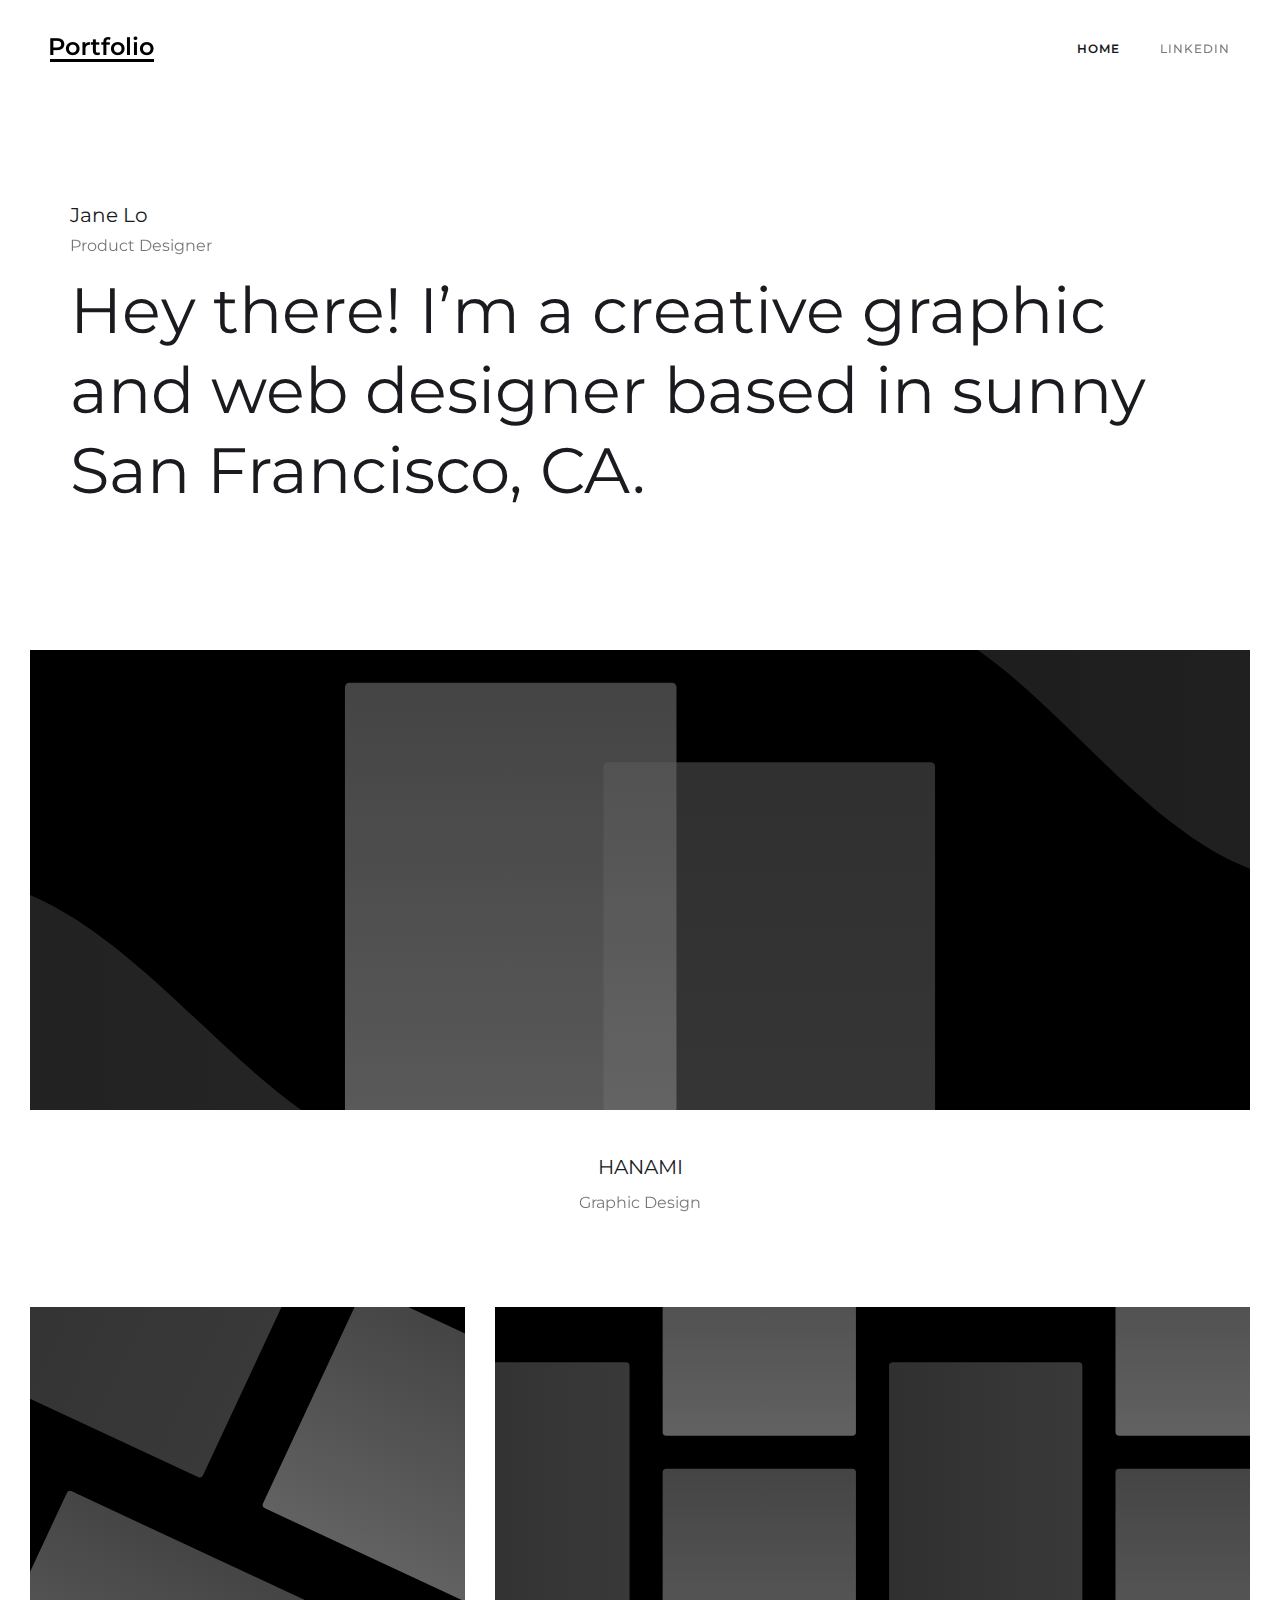
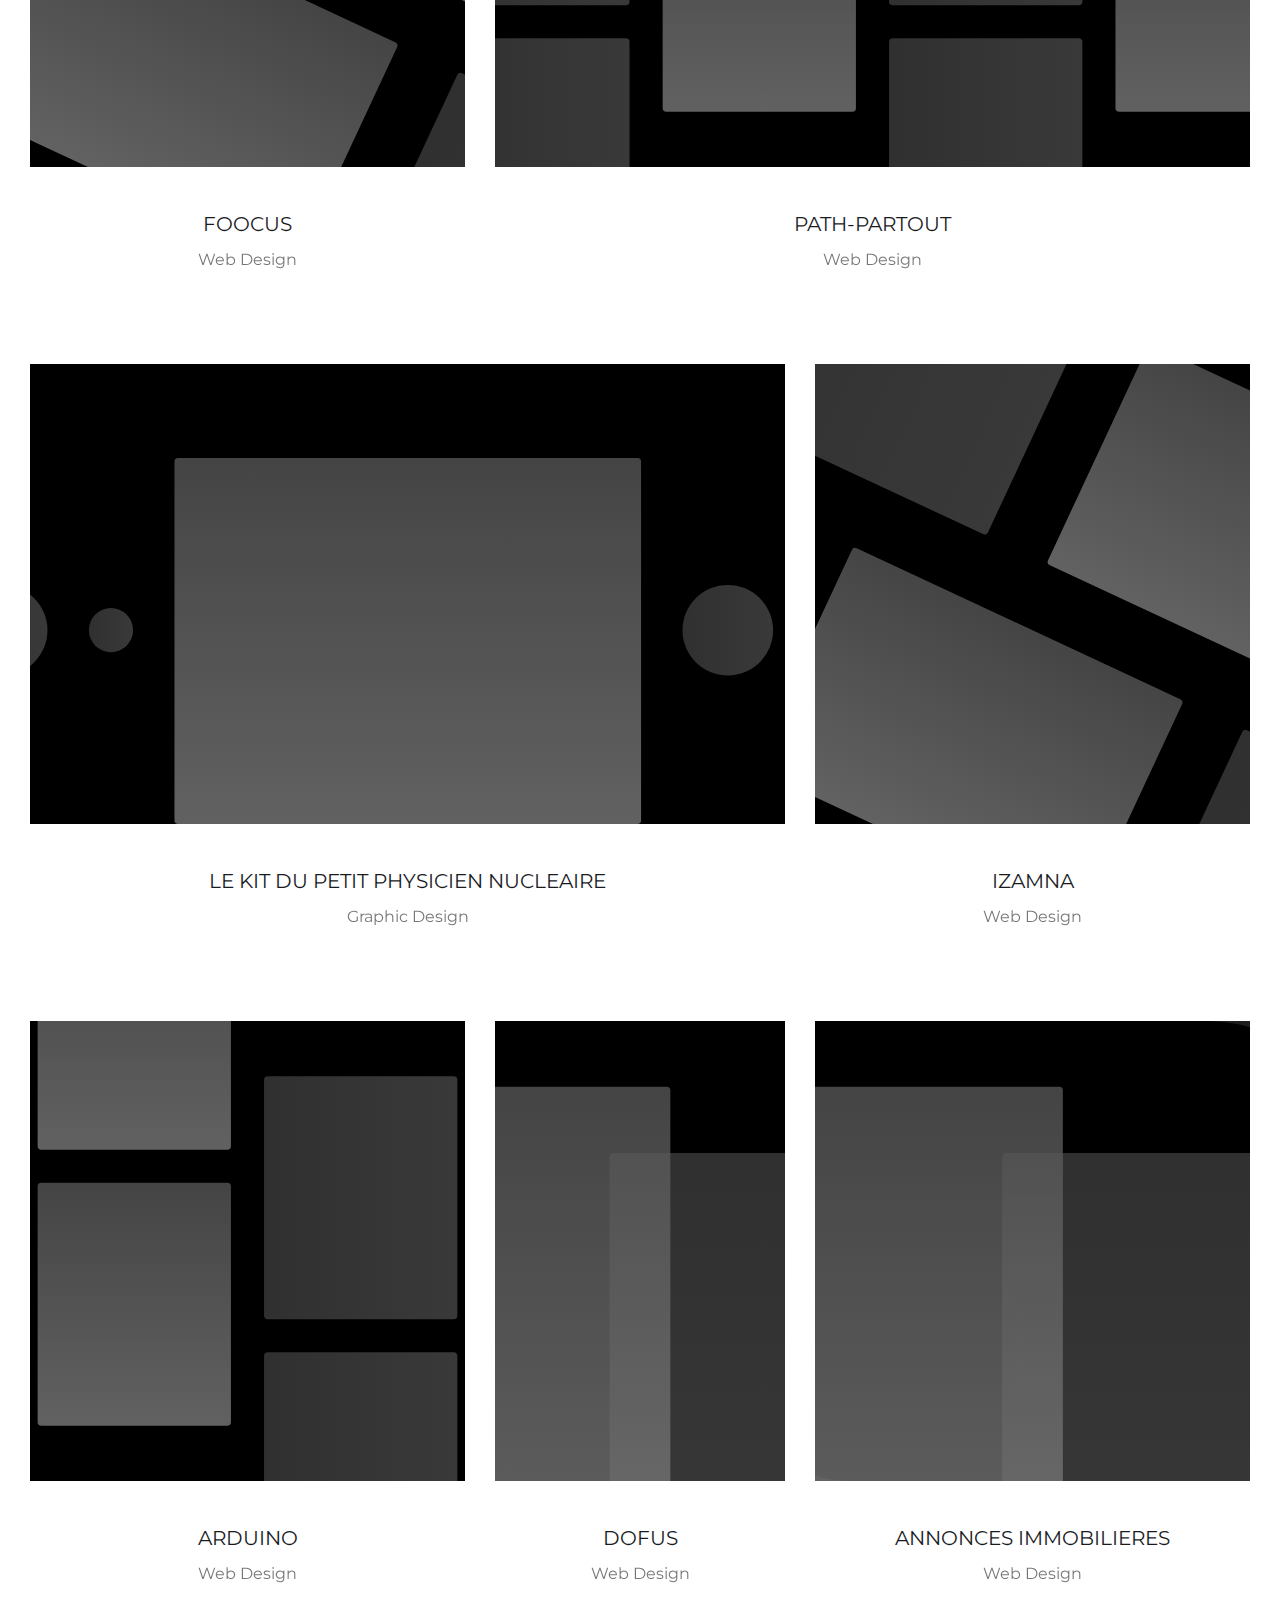
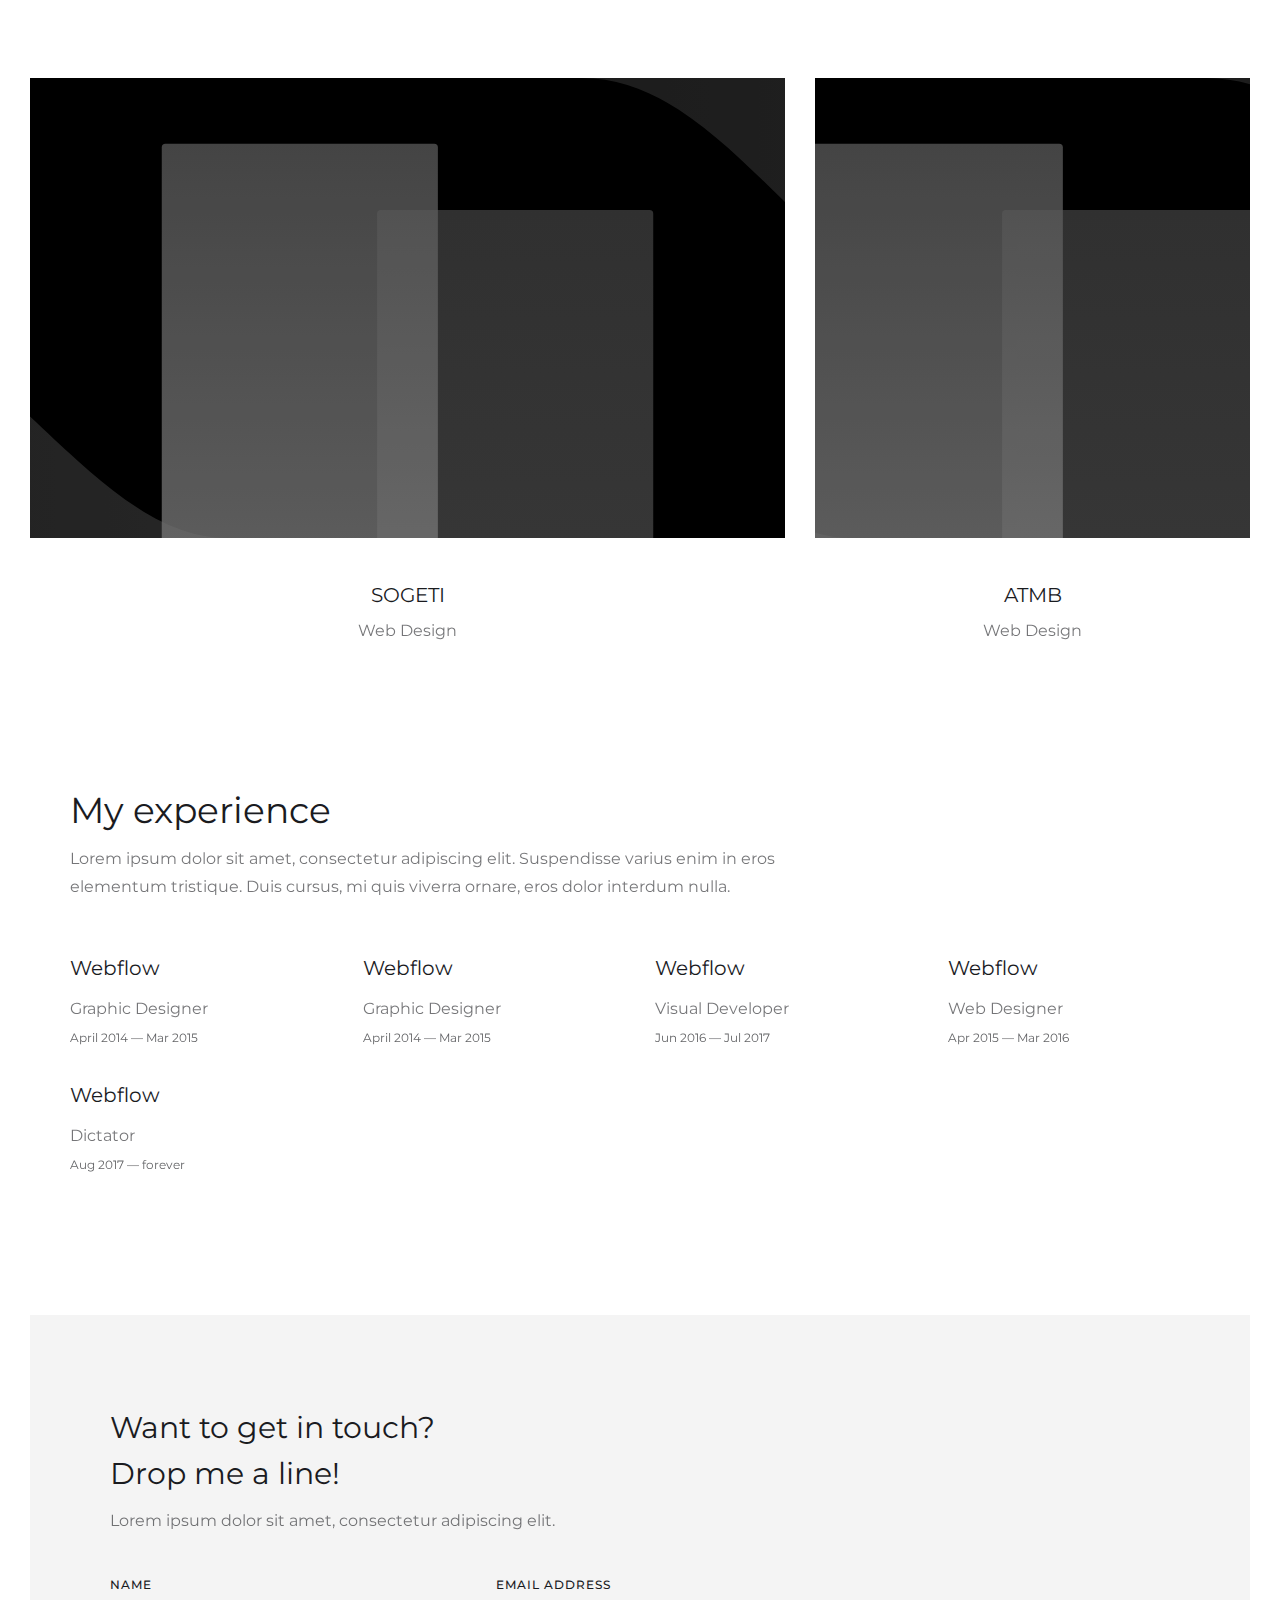
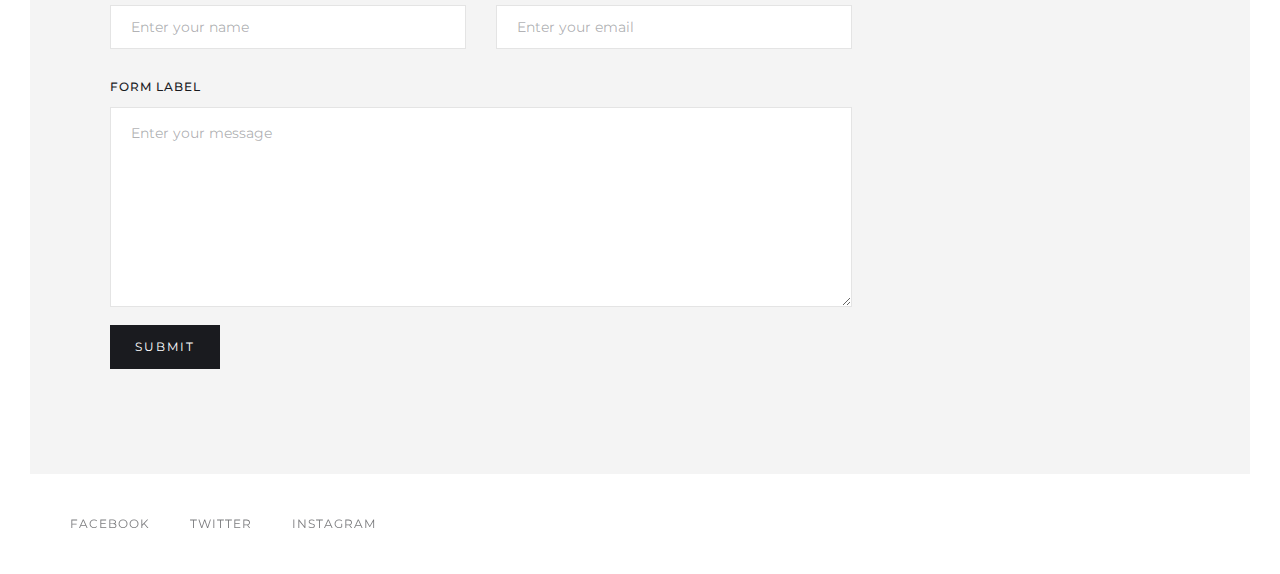
<file: index.htm>
﻿<!DOCTYPE html>
<html data-wf-site="content">

<head>
    <meta charset="utf-8">
    <title>Portfolio - Webflow HTML website template</title>

    <meta content="width=device-width, initial-scale=1" name="viewport">
    <link href="content/css/vapie-portfolio.565fb8000.css" rel="stylesheet" type="text/css">
    <link href="content/js/main.js" rel="stylesheet" type="script/js">
    <link href="https://fonts.googleapis.com" rel="preconnect">
    <link href="https://fonts.gstatic.com" rel="preconnect" crossorigin="anonymous">
    <script src="ajax/libs/webfont/1.6.26/webfont.js" type="text/javascript"></script>
    <script
        type="text/javascript">WebFont.load({ google: { families: ["Montserrat:100,100italic,200,200italic,300,300italic,400,400italic,500,500italic,600,600italic,700,700italic,800,800italic,900,900italic"] } });</script>
    <script
        type="text/javascript">!function (o, c) { var n = c.documentElement, t = " w-mod-"; n.className += t + "js", ("ontouchstart" in o || o.DocumentTouch && c instanceof DocumentTouch) && (n.className += t + "touch") }(window, document);</script>
    <link href="img/favicon.ico" rel="shortcut icon" type="image/x-icon">
    <link href="img/webclip.png" rel="apple-touch-icon">
    <script src="js/jquery.js" type="text/javascript" crossorigin="anonymous"></script>

</head>

<body>
    <!-- projet 1 modal -->
    <div id="modalProj1" class="modal">

        <!-- Modal content -->
        <div class="modal-content">
            <span class="close">&times;</span>
            <div id="proj1"></div>
        </div>

    </div>

    <div id="modalProj2" class="modal">

        <!-- Modal content -->
        <div class="modal-content">
            <span class="close">&times;</span>
            <div id="proj2"></div>
        </div>

    </div>

    <div id="modalProj3" class="modal">

        <!-- Modal content -->
        <div class="modal-content">
            <span class="close">&times;</span>
            <div id="proj3"></div>
        </div>

    </div>

    <div id="modalProj4" class="modal">

        <!-- Modal content -->
        <div class="modal-content">
            <span class="close">&times;</span>
            <div id="proj4"></div>
        </div>

    </div>

    <div id="modalProj5" class="modal">

        <!-- Modal content -->
        <div class="modal-content">
            <span class="close">&times;</span>
            <div id="proj5"></div>
        </div>

    </div>
    <div id="modalProj6" class="modal">

        <!-- Modal content -->
        <div class="modal-content">
            <span class="close">&times;</span>
            <div id="proj6"></div>
        </div>

    </div>
    <div id="modalProj7" class="modal">

        <!-- Modal content -->
        <div class="modal-content">
            <span class="close">&times;</span>
            <div id="proj7"></div>
        </div>

    </div>
    <div id="modalProj" class="modal">

        <!-- Modal content -->
        <div class="modal-content">
            <span class="close">&times;</span>
            <div id="proj8"></div>
        </div>

    </div>
    <div id="modalProj1" class="modal">

        <!-- Modal content -->
        <div class="modal-content">
            <span class="close">&times;</span>
            <div id="proj1"></div>
        </div>

    </div>
    <!-- everithing else -->
    <div id="onepage-content">
        <div data-collapse="medium" data-animation="default" data-duration="400" data-easing="ease" data-easing2="ease"
            role="banner" class="navigation w-nav">
            <div class="navigation-items"><a href="index.htm" aria-current="page"
                    class="logo-link w-nav-brand w--current"><img
                        src="content/65158b7124d1359c1049271b_portfolio-logo%402x.png" width="104" alt=""
                        class="logo-image"></a>
                <div class="navigation-wrap">
                    <nav role="navigation" class="navigation-items w-nav-menu"><a href="index.htm" aria-current="page"
                            class="navigation-item w-nav-link w--current">Home</a><a href="about.html"
                            class="navigation-item w-nav-link">Linkedin</a>
                    </nav>
                </div>
            </div>
        </div>
        <div class="section">
            <div class="container">
                <div class="intro-wrap">
                    <div class="name-text">Jane Lo</div>
                    <div class="paragraph-light">Product Designer</div>
                    <h1 class="heading-jumbo">Hey there! I’m a creative graphic and web designer based in sunny San
                        Francisco, CA. </h1>
                </div>
            </div>
        </div>
        <div class="section">

            <div id="works-grid" class="w-layout-grid works-grid">
                <div id="projet1"><a class="work-image cc-work-1 w-inline-block"></a>
                    <div class="work-description"><a class="project-name-link">HANAMI<br></a>
                        <div class="paragraph-light">Graphic Design</div>
                    </div>
                </div>
                <div id="projet2"><a class="work-image cc-work-2 w-inline-block"></a>
                    <div class="work-description"><a class="project-name-link">FOOCUS</a>
                        <div class="paragraph-light">Web Design</div>
                    </div>
                </div>

                <div id="projet3"><a class="work-image cc-work-3 w-inline-block"></a>
                    <div class="work-description"><a class="project-name-link">PATH-PARTOUT</a>
                        <div class="paragraph-light">Web Design</div>
                    </div>
                </div>
                <div id="projet4"><a class="work-image cc-work-4 w-inline-block"></a>
                    <div class="work-description"><a class="project-name-link">LE KIT DU PETIT PHYSICIEN NUCLEAIRE</a>
                        <div class="paragraph-light">Graphic Design</div>
                    </div>
                </div>

                <div id="projet5"><a class="work-image cc-work-2 w-inline-block"></a>
                    <div class="work-description"><a class="project-name-link">IZAMNA</a>
                        <div class="paragraph-light">Web Design</div>
                    </div>
                </div>
                <div id="projet6"><a class="work-image cc-work-3 w-inline-block"></a>
                    <div class="work-description"><a class="project-name-link">ARDUINO</a>
                        <div class="paragraph-light">Web Design</div>
                    </div>
                </div>
                <div id="projet7"><a class="work-image cc-work-1 w-inline-block"></a>
                    <div class="work-description"><a class="project-name-link">DOFUS</a>
                        <div class="paragraph-light">Web Design</div>
                    </div>
                </div>
                <div id="projet8"><a class="work-image cc-work-1 w-inline-block"></a>
                    <div class="work-description"><a class="project-name-link">ANNONCES IMMOBILIERES</a>
                        <div class="paragraph-light">Web Design</div>
                    </div>
                </div>  
                <div id="projet9"><a class="work-image cc-work-1 w-inline-block"></a>
                    <div class="work-description"><a class="project-name-link">SOGETI</a>
                        <div class="paragraph-light">Web Design</div>
                    </div>
                </div>  
                <div id="projet10"><a class="work-image cc-work-1 w-inline-block"></a>
                    <div class="work-description"><a class="project-name-link">ATMB</a>
                        <div class="paragraph-light">Web Design</div>
                    </div>
                </div>
 

            </div>
            <div class="container">
                <div class="carrer-headline-wrap">
                    <h2>My experience</h2>
                    <p class="paragraph-light">Lorem ipsum dolor sit amet, consectetur adipiscing elit. Suspendisse
                        varius
                        enim in eros elementum tristique. Duis cursus, mi quis viverra ornare, eros dolor interdum
                        nulla.
                    </p>
                </div>
                <div class="w-layout-grid work-experience-grid">
                    <div id="w-node-dff26f68-5731-3efa-d3dd-8f65c72d8fc9-1049270b" class="work-position-wrap">
                        <div class="position-name-text">Webflow</div>
                        <div class="paragraph-light cc-position-name">Graphic Designer</div>
                        <div class="paragraph-tiny cc-paragraph-tiny-light">April 2014 — Mar 2015<br></div>
                    </div>
                    <div id="w-node-dff26f68-5731-3efa-d3dd-8f65c72d8fc9-1049270b" class="work-position-wrap">
                        <div class="position-name-text">Webflow</div>
                        <div class="paragraph-light cc-position-name">Graphic Designer</div>
                        <div class="paragraph-tiny cc-paragraph-tiny-light">April 2014 — Mar 2015<br></div>
                    </div>
                    <div id="w-node-dff26f68-5731-3efa-d3dd-8f65c72d8fd1-1049270b" class="work-position-wrap">
                        <div class="position-name-text">Webflow</div>
                        <div class="paragraph-light cc-position-name">Web Designer</div>
                        <div class="paragraph-tiny cc-paragraph-tiny-light">Apr 2015 — Mar 2016<br></div>
                    </div>
                    <div id="w-node-dff26f68-5731-3efa-d3dd-8f65c72d8fd9-1049270b" class="work-position-wrap">
                        <div class="position-name-text">Webflow</div>
                        <div class="paragraph-light cc-position-name">Visual Developer</div>
                        <div class="paragraph-tiny cc-paragraph-tiny-light">Jun 2016 — Jul 2017<br></div>
                    </div>
                    <div id="w-node-dff26f68-5731-3efa-d3dd-8f65c72d8fe1-104927ddb" class="work-position-wrap">
                        <div class="position-name-text">Webflow</div>
                        <div class="paragraph-light cc-position-name">Dictator</div>
                        <div class="paragraph-tiny cc-paragraph-tiny-light">Aug 2017 — forever<br></div>
                    </div>
                </div>
            </div>
        </div>
        <div class="section cc-contact">
            <div class="container">
                <div class="contact">
                    <div class="contact-headline">
                        <h3>Want to get in touch?<br>Drop me a line!</h3>
                        <p class="paragraph-light">Lorem ipsum dolor sit amet, consectetur adipiscing elit. </p>
                    </div>
                    <div class="contact-form-wrap">
                        <div class="w-form">
                            <form id="wf-form-Email-Form" name="wf-form-Email-Form" data-name="Email Form" method="get"
                                class="contact-form" data-wf-page-id="65158b7124d1359c1049270b"
                                data-wf-element-id="d783a17e-0b35-a13a-0448-a852d0df4a30">
                                <div class="w-layout-grid contact-form-grid">
                                    <div id="w-node-d783a17e-0b35-a13a-0448-a852d0df4a32-d0df4a24"><label
                                            for="Name-3">Name</label><input type="text" class="text-field w-input"
                                            maxlength="256" name="Name" data-name="Name" placeholder="Enter your name"
                                            id="Name"></div>
                                    <div id="w-node-d783a17e-0b35-a13a-0448-a852d0df4a36-d0df4a24"><label
                                            for="Email-3">Email Address</label><input type="email"
                                            class="text-field w-input" maxlength="256" name="Email" data-name="Email"
                                            placeholder="Enter your email" id="Email" required=""></div>
                                    <div id="w-node-d783a17e-0b35-a13a-0448-a852d0df4a3a-d0df4a24"><label
                                            for="Message">Form
                                            Label</label><textarea id="Message" name="Message"
                                            placeholder="Enter your message" maxlength="5000" data-name="Message"
                                            class="text-field cc-textarea w-input"></textarea></div>
                                </div><input type="submit" value="Submit" data-wait="Please wait..."
                                    class="button w-button">
                            </form>
                            <div class="status-message cc-success-message w-form-done">
                                <div>Thank you! Your submission has been received!</div>
                            </div>
                            <div class="status-message cc-error-message w-form-fail">
                                <div>Oops! Something went wrong while submitting the form.</div>
                            </div>
                        </div>
                    </div>
                </div>
            </div>
        </div>
        <div class="footer-wrap">
            <div class="footer-links"><a href="https://www.facebook.com/webflow/" target="_blank"
                    class="footer-item">Facebook</a><a href="https://twitter.com/webflow" target="_blank"
                    class="footer-item">Twitter</a><a href="https://www.instagram.com/webflowapp/" target="_blank"
                    class="footer-item">Instagram</a></div>
        </div>
    </div>

</body>
<script>
    $(function () {
        $("#proj1").load("/work/hanami.html");
    });
    $(function () {
        $("#proj2").load("/work/foocus.html");
    });
    $(function () {
        $("#proj3").load("/work/pathpartout.html");
    });
    $(function () {
        $("#proj4").load("/work/glowee.html");
    });
    $(function () {
        $("#proj5").load("/work/izamna.html");
    });
    $(function () {
        $("#proj6").load("/work/arduino.html");
    });
    $(function () {
        $("#proj7").load("/work/dofus.html");
    });
    $(function () {
        $("#proj8").load("/work/boondooa.html");
    });
    $(function () {
        $("#proj9").load("/work/sogeti.html");
    });
    $(function () {
        $("#proj10").load("/work/atmb.html");
    });

    var modal = document.getElementById("modalProj1");
    var onepageContent = document.getElementById("onepage-content");
    var body = document.getElementsByName("body");


    var proj1Button = document.getElementById("w-node-dff26f68-5731-3efa-d3dd-8f65c72d8fa5-1049270b")
    proj1Button.onclick = function () {
        modal.style.display = "block";
        onepageContent.classList.add("filtered-background");
        body.overflow = "hidden";
    }
    // When the user clicks on <span> (x), close the modal
    var spans = document.getElementsByClassName("close");

    for (var i = 0; i < spans.length; i++) {
        spans.item(i).onclick = function () {
            modal.style.display = "none";
            onepageContent.classList.remove("filtered-background");
        }
    }


    // When the user clicks anywhere outside of the modal, close it
    window.onclick = function (event) {
        if (event.target == modal) {
            modal.style.display = "none";
            onepageContent.classList.remove("filtered-background");


        }
    }

</script>

</html>
</file>
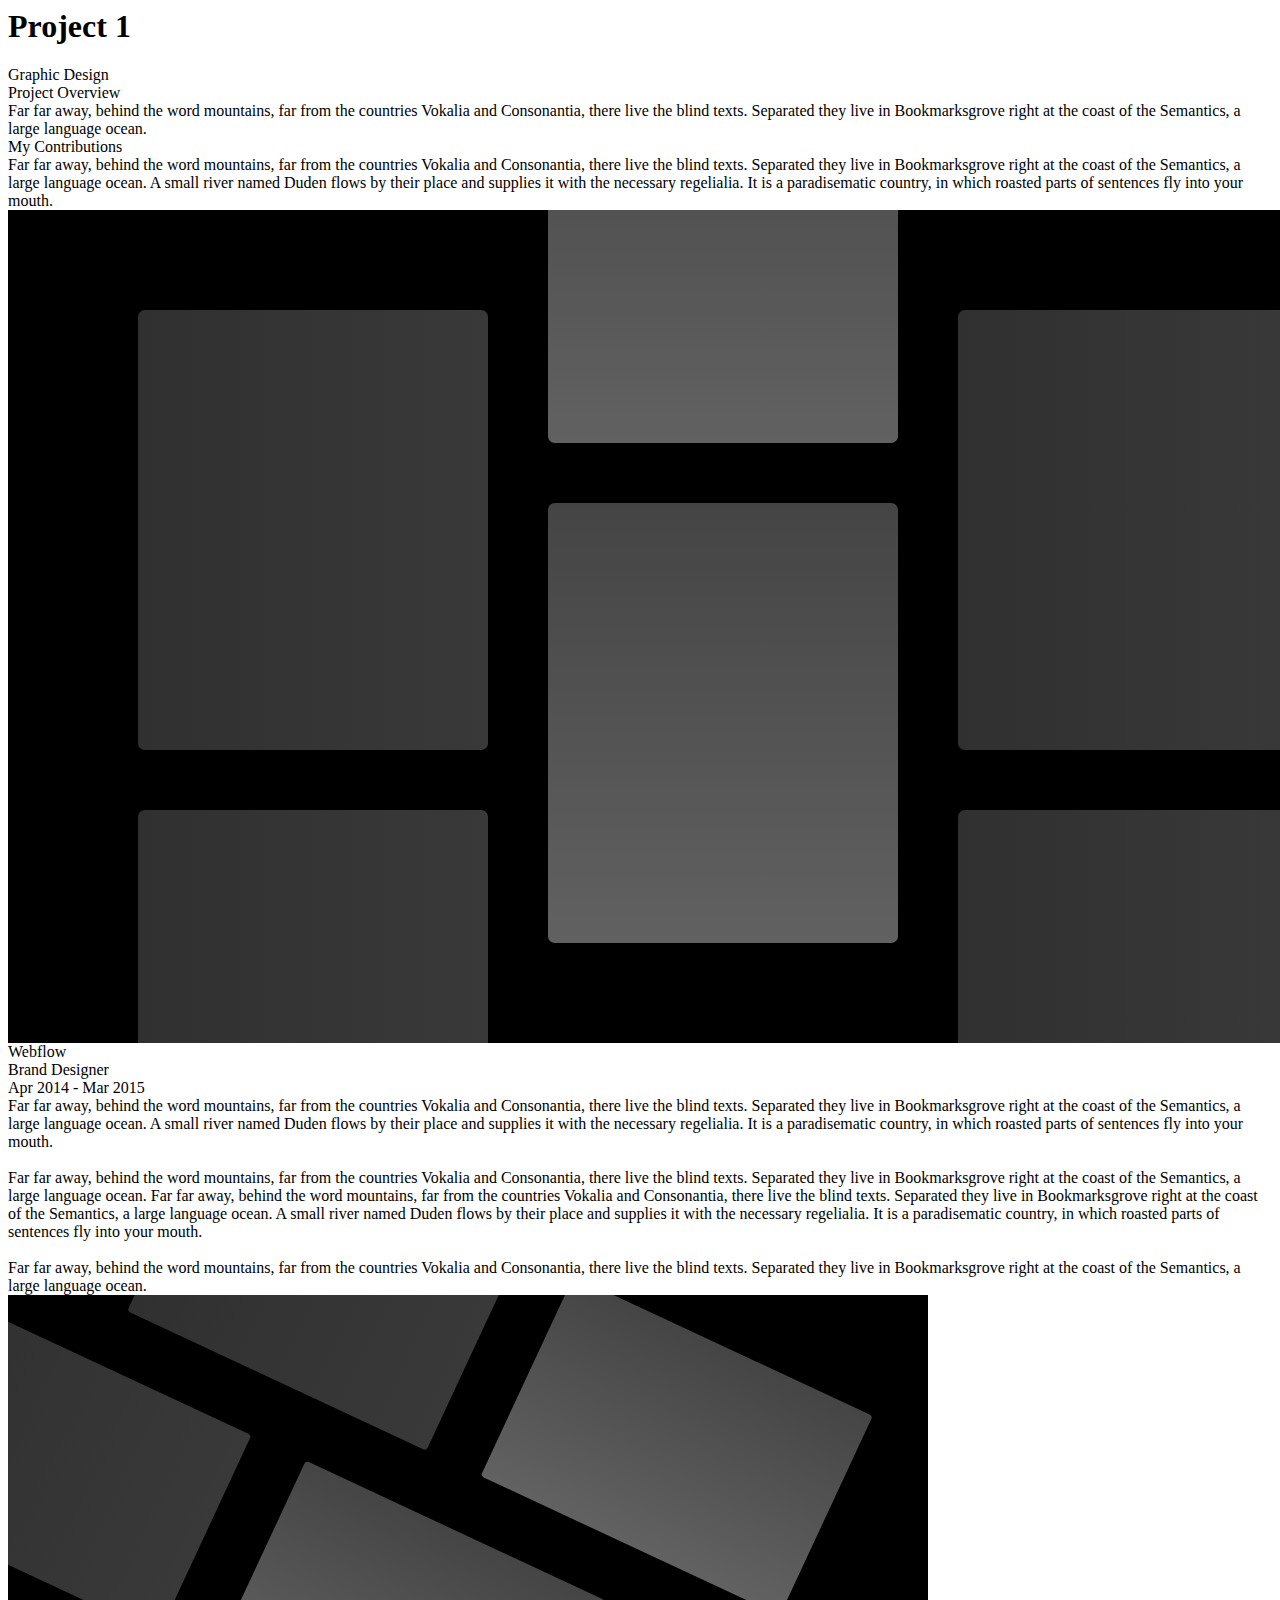
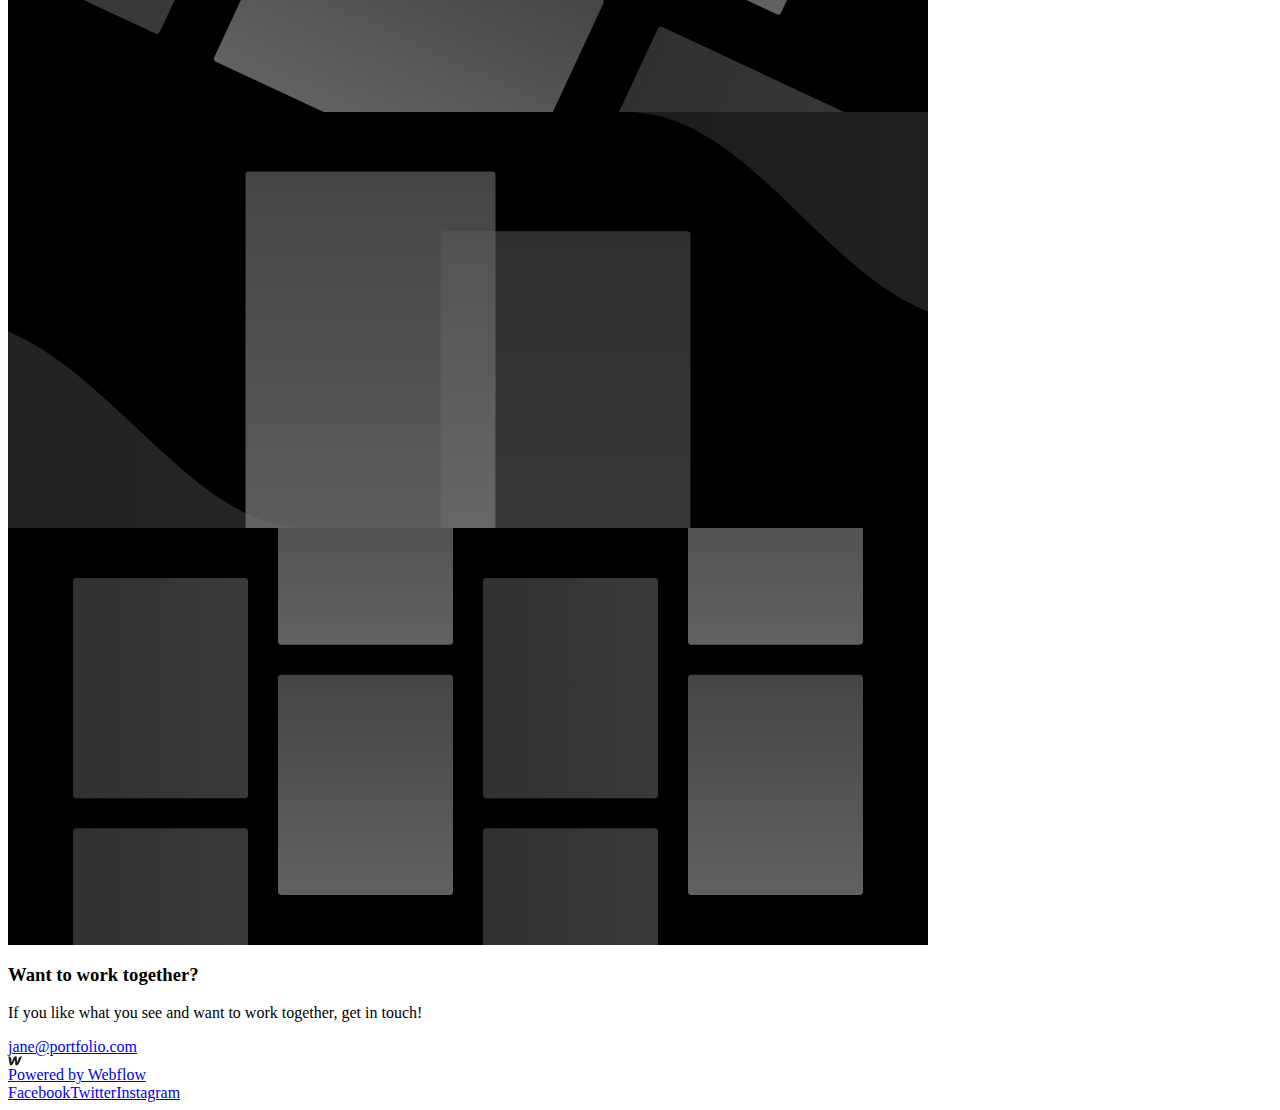
<file: work/arduino.html>
﻿
<body>
    <div class="section">
        <div class="container">
            <div class="w-layout-grid project-overview-grid">
                <div id="w-node-_0befc76b-828c-2822-f9fa-f2c6de040bbf-10492711">
                    <h1 class="heading-jumbo">Project 1</h1>
                    <div class="paragraph-light">Graphic Design</div>
                </div>
                <div id="w-node-_0befc76b-828c-2822-f9fa-f2c6de040bc4-10492711">
                    <div class="position-name-text">Project Overview</div>
                    <div class="paragraph-light cc-position-name">Far far away, behind the word mountains, far from the
                        countries Vokalia and Consonantia, there live the blind texts. Separated they live in
                        Bookmarksgrove right at the coast of the Semantics, a large language ocean. </div>
                </div>
                <div id="w-node-_0befc76b-828c-2822-f9fa-f2c6de040bc9-10492711">
                    <div class="position-name-text">My Contributions</div>
                    <div class="paragraph-light cc-position-name">Far far away, behind the word mountains, far from the
                        countries Vokalia and Consonantia, there live the blind texts. Separated they live in
                        Bookmarksgrove right at the coast of the Semantics, a large language ocean. A small river named
                        Duden flows by their place and supplies it with the necessary regelialia. It is a paradisematic
                        country, in which roasted parts of sentences fly into your mouth.</div>
                </div>
            </div>
        </div>
    </div>
    <div class="section"><img src="../content/65158b7124d1359c1049271d_portfolio%204%20-%20wide.svg"
            alt="" class="detail-header-image"></div>
    <div class="section">
        <div class="container">
            <div class="w-layout-grid project-description-grid">
                <div id="w-node-b915ad84-715b-fc9d-8156-ee63d52fd223-10492711">
                    <div class="position-name-text">Webflow</div>
                    <div class="paragraph-light cc-position-name">Brand Designer</div>
                    <div class="paragraph-tiny cc-paragraph-tiny-light">Apr 2014 - Mar 2015<br></div>
                </div>
                <div id="w-node-b915ad84-715b-fc9d-8156-ee63d52fd22b-10492711" class="paragraph-light">Far far away,
                    behind the word mountains, far from the countries Vokalia and Consonantia, there live the blind
                    texts. Separated they live in Bookmarksgrove right at the coast of the Semantics, a large language
                    ocean. A small river named Duden flows by their place and supplies it with the necessary regelialia.
                    It is a paradisematic country, in which roasted parts of sentences fly into your mouth. <br>‍<br>Far
                    far away, behind the word mountains, far from the countries Vokalia and Consonantia, there live the
                    blind texts. Separated they live in Bookmarksgrove right at the coast of the Semantics, a large
                    language ocean. Far far away, behind the word mountains, far from the countries Vokalia and
                    Consonantia, there live the blind texts. Separated they live in Bookmarksgrove right at the coast of
                    the Semantics, a large language ocean. A small river named Duden flows by their place and supplies
                    it with the necessary regelialia. It is a paradisematic country, in which roasted parts of sentences
                    fly into your mouth. <br>‍<br>Far far away, behind the word mountains, far from the countries
                    Vokalia and Consonantia, there live the blind texts. Separated they live in Bookmarksgrove right at
                    the coast of the Semantics, a large language ocean. </div>
            </div>
        </div>
    </div>
    <div class="section"><img src="../content/65158b7124d1359c10492720_portfolio%202%20-%20wide.svg"
            width="920" alt="" class="detail-image"><img
            src="../content/65158b7124d1359c10492721_portfolio%201%20-%20wide.svg" width="920" alt=""
            class="detail-image"><img
            src="../content/65158b7124d1359c1049271d_portfolio%204%20-%20wide.svg" width="920" alt=""
            class="detail-image"></div>
    <div class="section">
        <div class="container">
            <div class="email-section">
                <h3>Want to work together?</h3>
                <p>If you like what you see and want to work together, get in touch!</p><a
                    href="mailto:jane@portfolio.com?subject=You've%20got%20mail!"
                    class="email-link">jane@portfolio.com</a>
            </div>
        </div>
    </div>
    <div class="footer-wrap">
        <div><a href="https://webflow.com/" target="_blank" class="webflow-link w-inline-block"><img
                    src="../content/65158b7124d1359c1049271c_webflow-w-small%402x.png" width="15"
                    alt="" class="webflow-logo-tiny">
                <div class="paragraph-tiny">Powered by Webflow</div>
            </a></div>
        <div class="footer-links"><a href="https://www.facebook.com/webflow/" target="_blank"
                class="footer-item">Facebook</a><a href="https://twitter.com/webflow" target="_blank"
                class="footer-item">Twitter</a><a href="https://www.instagram.com/webflowapp/" target="_blank"
                class="footer-item">Instagram</a></div>
    </div>

</body>
</file>
<file: content/css/vapie-portfolio.565fb8000.css>
﻿html {
  -ms-text-size-adjust: 100%;
  -webkit-text-size-adjust: 100%;
  font-family: Montserrat,sans-serif;
}

body {
  margin: 0;
}

article, aside, details, figcaption, figure, footer, header, hgroup, main, menu, nav, section, summary {
  display: block;
}

audio, canvas, progress, video {
  vertical-align: baseline;
  display: inline-block;
}

audio:not([controls]) {
  height: 0;
  display: none;
}

[hidden], template {
  display: none;
}

a {
  background-color: rgba(0, 0, 0, 0);
}

a:active, a:hover {
  outline: 0;
}

abbr[title] {
  border-bottom: 1px dotted;
}

b, strong {
  font-weight: bold;
}

dfn {
  font-style: italic;
}

h1 {
  margin: .67em 0;
  font-size: 2em;
}

mark {
  color: #000;
  background: #ff0;
}

small {
  font-size: 80%;
}

sub, sup {
  vertical-align: baseline;
  font-size: 75%;
  line-height: 0;
  position: relative;
}

sup {
  top: -.5em;
}

sub {
  bottom: -.25em;
}

img {
  border: 0;
}

svg:not(:root) {
  overflow: hidden;
}

figure {
  margin: 1em 40px;
}

hr {
  box-sizing: content-box;
  height: 0;
}

pre {
  overflow: auto;
}

code, kbd, pre, samp {
  font-family: Montserrat;
  font-size: 1em;
}

button, input, optgroup, select, textarea {
  color: inherit;
  font: inherit;
  margin: 0;
}

button {
  overflow: visible;
}

button, select {
  text-transform: none;
}

button, html input[type="button"], input[type="reset"] {
  -webkit-appearance: button;
  cursor: pointer;
}

button[disabled], html input[disabled] {
  cursor: default;
}

button::-moz-focus-inner, input::-moz-focus-inner {
  border: 0;
  padding: 0;
}

input {
  line-height: normal;
}

input[type="checkbox"], input[type="radio"] {
  box-sizing: border-box;
  padding: 0;
}

input[type="number"]::-webkit-inner-spin-button, input[type="number"]::-webkit-outer-spin-button {
  height: auto;
}

input[type="search"] {
  -webkit-appearance: none;
}

input[type="search"]::-webkit-search-cancel-button, input[type="search"]::-webkit-search-decoration {
  -webkit-appearance: none;
}

fieldset {
  border: 1px solid silver;
  margin: 0 2px;
  padding: .35em .625em .75em;
}

legend {
  border: 0;
  padding: 0;
}

textarea {
  overflow: auto;
}

optgroup {
  font-weight: bold;
}

table {
  border-collapse: collapse;
  border-spacing: 0;
}

td, th {
  padding: 0;
}

@font-face {
  font-family: webflow-icons;
  src: url("[data-uri]") format("truetype");
  font-weight: normal;
  font-style: normal;
}

[class^="w-icon-"], [class*=" w-icon-"] {
  speak: none;
  font-variant: normal;
  text-transform: none;
  -webkit-font-smoothing: antialiased;
  -moz-osx-font-smoothing: grayscale;
  font-style: normal;
  font-weight: normal;
  line-height: 1;
  font-family: webflow-icons !important;
}

.w-icon-slider-right:before {
  content: "";
}

.w-icon-slider-left:before {
  content: "";
}

.w-icon-nav-menu:before {
  content: "";
}

.w-icon-arrow-down:before, .w-icon-dropdown-toggle:before {
  content: "";
}

.w-icon-file-upload-remove:before {
  content: "";
}

.w-icon-file-upload-icon:before {
  content: "";
}

* {
  box-sizing: border-box;
}

html {
  height: 100%;
}

body {
  min-height: 100%;
  color: #333;
  background-color: #fff;
  margin: 0;
  font-family: Montserrat, sans-serif;
  font-size: 14px;
  line-height: 20px;
}

img {
  max-width: 100%;
  vertical-align: middle;
  display: inline-block;
}

html.w-mod-touch * {
  background-attachment: scroll !important;
}

.w-block {
  display: block;
}

.w-inline-block {
  max-width: 100%;
  display: inline-block;
}

.w-clearfix:before, .w-clearfix:after {
  content: " ";
  grid-area: 1 / 1 / 2 / 2;
  display: table;
}

.w-clearfix:after {
  clear: both;
}

.w-hidden {
  display: none;
}

.w-button {
  color: #fff;
  line-height: inherit;
  cursor: pointer;
  background-color: #3898ec;
  border: 0;
  border-radius: 0;
  padding: 9px 15px;
  text-decoration: none;
  display: inline-block;
}

input.w-button {
  -webkit-appearance: button;
}

html[data-w-dynpage] [data-w-cloak] {
  color: rgba(0, 0, 0, 0) !important;
}

.w-webflow-badge, .w-webflow-badge * {
  z-index: auto;
  visibility: visible;
  box-sizing: border-box;
  width: auto;
  height: auto;
  max-height: none;
  max-width: none;
  min-height: 0;
  min-width: 0;
  float: none;
  clear: none;
  box-shadow: none;
  opacity: 1;
  direction: ltr;
  font-family: inherit;
  font-weight: inherit;
  color: inherit;
  font-size: inherit;
  line-height: inherit;
  font-style: inherit;
  font-variant: inherit;
  text-align: inherit;
  letter-spacing: inherit;
  -webkit-text-decoration: inherit;
  text-decoration: inherit;
  text-indent: 0;
  text-transform: inherit;
  text-shadow: none;
  font-smoothing: auto;
  vertical-align: baseline;
  cursor: inherit;
  white-space: inherit;
  word-break: normal;
  word-spacing: normal;
  word-wrap: normal;
  background: none;
  border: 0 rgba(0, 0, 0, 0);
  border-radius: 0;
  margin: 0;
  padding: 0;
  list-style-type: disc;
  transition: none;
  display: block;
  position: static;
  top: auto;
  bottom: auto;
  left: auto;
  right: auto;
  overflow: visible;
  transform: none;
}

.w-webflow-badge {
  white-space: nowrap;
  cursor: pointer;
  box-shadow: 0 0 0 1px rgba(0, 0, 0, .1), 0 1px 3px rgba(0, 0, 0, .1);
  visibility: visible !important;
  z-index: 2147483647 !important;
  color: #aaadb0 !important;
  opacity: 1 !important;
  width: auto !important;
  height: auto !important;
  background-color: #fff !important;
  border-radius: 3px !important;
  margin: 0 !important;
  padding: 6px 8px 6px 6px !important;
  font-size: 12px !important;
  line-height: 14px !important;
  text-decoration: none !important;
  display: inline-block !important;
  position: fixed !important;
  top: auto !important;
  bottom: 12px !important;
  left: auto !important;
  right: 12px !important;
  overflow: visible !important;
  transform: none !important;
}

.w-webflow-badge > img {
  visibility: visible !important;
  opacity: 1 !important;
  vertical-align: middle !important;
  display: inline-block !important;
}

h1, h2, h3, h4, h5, h6 {
  margin-bottom: 10px;
  font-weight: bold;
}

h1 {
  margin-top: 20px;
  font-size: 38px;
  line-height: 44px;
}

h2 {
  margin-top: 20px;
  font-size: 32px;
  line-height: 36px;
}

h3 {
  margin-top: 20px;
  font-size: 24px;
  line-height: 30px;
}

h4 {
  margin-top: 10px;
  font-size: 18px;
  line-height: 24px;
}

h5 {
  margin-top: 10px;
  font-size: 14px;
  line-height: 20px;
}

h6 {
  margin-top: 10px;
  font-size: 12px;
  line-height: 18px;
}

p {
  margin-top: 0;
  margin-bottom: 10px;
}

blockquote {
  border-left: 5px solid #e2e2e2;
  margin: 0 0 10px;
  padding: 10px 20px;
  font-size: 18px;
  line-height: 22px;
}

figure {
  margin: 0 0 10px;
}

figcaption {
  text-align: center;
  margin-top: 5px;
}

ul, ol {
  margin-top: 0;
  margin-bottom: 10px;
  padding-left: 40px;
}

.w-list-unstyled {
  padding-left: 0;
  list-style: none;
}

.w-embed:before, .w-embed:after {
  content: " ";
  grid-area: 1 / 1 / 2 / 2;
  display: table;
}

.w-embed:after {
  clear: both;
}

.w-video {
  width: 100%;
  padding: 0;
  position: relative;
}

.w-video iframe, .w-video object, .w-video embed {
  width: 100%;
  height: 100%;
  border: none;
  position: absolute;
  top: 0;
  left: 0;
}

fieldset {
  border: 0;
  margin: 0;
  padding: 0;
}

button, [type="button"], [type="reset"] {
  cursor: pointer;
  -webkit-appearance: button;
  border: 0;
}

.w-form {
  margin: 0 0 15px;
}

.w-form-done {
  text-align: center;
  background-color: #ddd;
  padding: 20px;
  display: none;
}

.w-form-fail {
  background-color: #ffdede;
  margin-top: 10px;
  padding: 10px;
  display: none;
}

label {
  margin-bottom: 5px;
  font-weight: bold;
  display: block;
}

.w-input, .w-select {
  width: 100%;
  height: 38px;
  color: #333;
  vertical-align: middle;
  background-color: #fff;
  border: 1px solid #ccc;
  margin-bottom: 10px;
  padding: 8px 12px;
  font-size: 14px;
  line-height: 1.42857;
  display: block;
}

.w-input:-moz-placeholder, .w-select:-moz-placeholder {
  color: #999;
}

.w-input::-moz-placeholder, .w-select::-moz-placeholder {
  color: #999;
  opacity: 1;
}

.w-input::-webkit-input-placeholder, .w-select::-webkit-input-placeholder {
  color: #999;
}

.w-input:focus, .w-select:focus {
  border-color: #3898ec;
  outline: 0;
}

.w-input[disabled], .w-select[disabled], .w-input[readonly], .w-select[readonly], fieldset[disabled] .w-input, fieldset[disabled] .w-select {
  cursor: not-allowed;
}

.w-input[disabled]:not(.w-input-disabled), .w-select[disabled]:not(.w-input-disabled), .w-input[readonly], .w-select[readonly], fieldset[disabled]:not(.w-input-disabled) .w-input, fieldset[disabled]:not(.w-input-disabled) .w-select {
  background-color: #eee;
}

textarea.w-input, textarea.w-select {
  height: auto;
}

.w-select {
  background-color: #f3f3f3;
}

.w-select[multiple] {
  height: auto;
}

.w-form-label {
  cursor: pointer;
  margin-bottom: 0;
  font-weight: normal;
  display: inline-block;
}

.w-radio {
  margin-bottom: 5px;
  padding-left: 20px;
  display: block;
}

.w-radio:before, .w-radio:after {
  content: " ";
  grid-area: 1 / 1 / 2 / 2;
  display: table;
}

.w-radio:after {
  clear: both;
}

.w-radio-input {
  float: left;
  margin: 3px 0 0 -20px;
  line-height: normal;
}

.w-file-upload {
  margin-bottom: 10px;
  display: block;
}

.w-file-upload-input {
  width: .1px;
  height: .1px;
  opacity: 0;
  z-index: -100;
  position: absolute;
  overflow: hidden;
}

.w-file-upload-default, .w-file-upload-uploading, .w-file-upload-success {
  color: #333;
  display: inline-block;
}

.w-file-upload-error {
  margin-top: 10px;
  display: block;
}

.w-file-upload-default.w-hidden, .w-file-upload-uploading.w-hidden, .w-file-upload-error.w-hidden, .w-file-upload-success.w-hidden {
  display: none;
}

.w-file-upload-uploading-btn {
  cursor: pointer;
  background-color: #fafafa;
  border: 1px solid #ccc;
  margin: 0;
  padding: 8px 12px;
  font-size: 14px;
  font-weight: normal;
  display: flex;
}

.w-file-upload-file {
  background-color: #fafafa;
  border: 1px solid #ccc;
  flex-grow: 1;
  justify-content: space-between;
  margin: 0;
  padding: 8px 9px 8px 11px;
  display: flex;
}

.w-file-upload-file-name {
  font-size: 14px;
  font-weight: normal;
  display: block;
}

.w-file-remove-link {
  width: auto;
  height: auto;
  cursor: pointer;
  margin-top: 3px;
  margin-left: 10px;
  padding: 3px;
  display: block;
}

.w-icon-file-upload-remove {
  margin: auto;
  font-size: 10px;
}

.w-file-upload-error-msg {
  color: #ea384c;
  padding: 2px 0;
  display: inline-block;
}

.w-file-upload-info {
  padding: 0 12px;
  line-height: 38px;
  display: inline-block;
}

.w-file-upload-label {
  cursor: pointer;
  background-color: #fafafa;
  border: 1px solid #ccc;
  margin: 0;
  padding: 8px 12px;
  font-size: 14px;
  font-weight: normal;
  display: inline-block;
}

.w-icon-file-upload-icon, .w-icon-file-upload-uploading {
  width: 20px;
  margin-right: 8px;
  display: inline-block;
}

.w-icon-file-upload-uploading {
  height: 20px;
}

.w-container {
  max-width: 940px;
  margin-left: auto;
  margin-right: auto;
}

.w-container:before, .w-container:after {
  content: " ";
  grid-area: 1 / 1 / 2 / 2;
  display: table;
}

.w-container:after {
  clear: both;
}

.w-container .w-row {
  margin-left: -10px;
  margin-right: -10px;
}

.w-row:before, .w-row:after {
  content: " ";
  grid-area: 1 / 1 / 2 / 2;
  display: table;
}

.w-row:after {
  clear: both;
}

.w-row .w-row {
  margin-left: 0;
  margin-right: 0;
}

.w-col {
  float: left;
  width: 100%;
  min-height: 1px;
  padding-left: 10px;
  padding-right: 10px;
  position: relative;
}

.w-col .w-col {
  padding-left: 0;
  padding-right: 0;
}

.w-col-1 {
  width: 8.33333%;
}

.w-col-2 {
  width: 16.6667%;
}

.w-col-3 {
  width: 25%;
}

.w-col-4 {
  width: 33.3333%;
}

.w-col-5 {
  width: 41.6667%;
}

.w-col-6 {
  width: 50%;
}

.w-col-7 {
  width: 58.3333%;
}

.w-col-8 {
  width: 66.6667%;
}

.w-col-9 {
  width: 75%;
}

.w-col-10 {
  width: 83.3333%;
}

.w-col-11 {
  width: 91.6667%;
}

.w-col-12 {
  width: 100%;
}

.w-hidden-main {
  display: none !important;
}

@media screen and (max-width: 991px) {
  .w-container {
    max-width: 728px;
  }

  .w-hidden-main {
    display: inherit !important;
  }

  .w-hidden-medium {
    display: none !important;
  }

  .w-col-medium-1 {
    width: 8.33333%;
  }

  .w-col-medium-2 {
    width: 16.6667%;
  }

  .w-col-medium-3 {
    width: 25%;
  }

  .w-col-medium-4 {
    width: 33.3333%;
  }

  .w-col-medium-5 {
    width: 41.6667%;
  }

  .w-col-medium-6 {
    width: 50%;
  }

  .w-col-medium-7 {
    width: 58.3333%;
  }

  .w-col-medium-8 {
    width: 66.6667%;
  }

  .w-col-medium-9 {
    width: 75%;
  }

  .w-col-medium-10 {
    width: 83.3333%;
  }

  .w-col-medium-11 {
    width: 91.6667%;
  }

  .w-col-medium-12 {
    width: 100%;
  }

  .w-col-stack {
    width: 100%;
    left: auto;
    right: auto;
  }
}

@media screen and (max-width: 767px) {
  .w-hidden-main, .w-hidden-medium {
    display: inherit !important;
  }

  .w-hidden-small {
    display: none !important;
  }

  .w-row, .w-container .w-row {
    margin-left: 0;
    margin-right: 0;
  }

  .w-col {
    width: 100%;
    left: auto;
    right: auto;
  }

  .w-col-small-1 {
    width: 8.33333%;
  }

  .w-col-small-2 {
    width: 16.6667%;
  }

  .w-col-small-3 {
    width: 25%;
  }

  .w-col-small-4 {
    width: 33.3333%;
  }

  .w-col-small-5 {
    width: 41.6667%;
  }

  .w-col-small-6 {
    width: 50%;
  }

  .w-col-small-7 {
    width: 58.3333%;
  }

  .w-col-small-8 {
    width: 66.6667%;
  }

  .w-col-small-9 {
    width: 75%;
  }

  .w-col-small-10 {
    width: 83.3333%;
  }

  .w-col-small-11 {
    width: 91.6667%;
  }

  .w-col-small-12 {
    width: 100%;
  }
}

@media screen and (max-width: 479px) {
  .w-container {
    max-width: none;
  }

  .w-hidden-main, .w-hidden-medium, .w-hidden-small {
    display: inherit !important;
  }

  .w-hidden-tiny {
    display: none !important;
  }

  .w-col {
    width: 100%;
  }

  .w-col-tiny-1 {
    width: 8.33333%;
  }

  .w-col-tiny-2 {
    width: 16.6667%;
  }

  .w-col-tiny-3 {
    width: 25%;
  }

  .w-col-tiny-4 {
    width: 33.3333%;
  }

  .w-col-tiny-5 {
    width: 41.6667%;
  }

  .w-col-tiny-6 {
    width: 50%;
  }

  .w-col-tiny-7 {
    width: 58.3333%;
  }

  .w-col-tiny-8 {
    width: 66.6667%;
  }

  .w-col-tiny-9 {
    width: 75%;
  }

  .w-col-tiny-10 {
    width: 83.3333%;
  }

  .w-col-tiny-11 {
    width: 91.6667%;
  }

  .w-col-tiny-12 {
    width: 100%;
  }
}

.w-widget {
  position: relative;
}

.w-widget-map {
  width: 100%;
  height: 400px;
}

.w-widget-map label {
  width: auto;
  display: inline;
}

.w-widget-map img {
  max-width: inherit;
}

.w-widget-map .gm-style-iw {
  text-align: center;
}

.w-widget-map .gm-style-iw > button {
  display: none !important;
}

.w-widget-twitter {
  overflow: hidden;
}

.w-widget-twitter-count-shim {
  vertical-align: top;
  width: 28px;
  height: 20px;
  text-align: center;
  background: #fff;
  border: 1px solid #758696;
  border-radius: 3px;
  display: inline-block;
  position: relative;
}

.w-widget-twitter-count-shim * {
  pointer-events: none;
  -webkit-user-select: none;
  -ms-user-select: none;
  user-select: none;
}

.w-widget-twitter-count-shim .w-widget-twitter-count-inner {
  text-align: center;
  color: #999;
  font-family: Montserrat,serif;
  font-size: 15px;
  line-height: 12px;
  position: relative;
}

.w-widget-twitter-count-shim .w-widget-twitter-count-clear {
  display: block;
  position: relative;
}

.w-widget-twitter-count-shim.w--large {
  width: 36px;
  height: 28px;
}

.w-widget-twitter-count-shim.w--large .w-widget-twitter-count-inner {
  font-size: 18px;
  line-height: 18px;
}

.w-widget-twitter-count-shim:not(.w--vertical) {
  margin-left: 5px;
  margin-right: 8px;
}

.w-widget-twitter-count-shim:not(.w--vertical).w--large {
  margin-left: 6px;
}

.w-widget-twitter-count-shim:not(.w--vertical):before, .w-widget-twitter-count-shim:not(.w--vertical):after {
  content: " ";
  height: 0;
  width: 0;
  pointer-events: none;
  border: solid rgba(0, 0, 0, 0);
  position: absolute;
  top: 50%;
  left: 0;
}

.w-widget-twitter-count-shim:not(.w--vertical):before {
  border-width: 4px;
  border-color: rgba(117, 134, 150, 0) #5d6c7b rgba(117, 134, 150, 0) rgba(117, 134, 150, 0);
  margin-top: -4px;
  margin-left: -9px;
}

.w-widget-twitter-count-shim:not(.w--vertical).w--large:before {
  border-width: 5px;
  margin-top: -5px;
  margin-left: -10px;
}

.w-widget-twitter-count-shim:not(.w--vertical):after {
  border-width: 4px;
  border-color: rgba(255, 255, 255, 0) #fff rgba(255, 255, 255, 0) rgba(255, 255, 255, 0);
  margin-top: -4px;
  margin-left: -8px;
}

.w-widget-twitter-count-shim:not(.w--vertical).w--large:after {
  border-width: 5px;
  margin-top: -5px;
  margin-left: -9px;
}

.w-widget-twitter-count-shim.w--vertical {
  width: 61px;
  height: 33px;
  margin-bottom: 8px;
}

.w-widget-twitter-count-shim.w--vertical:before, .w-widget-twitter-count-shim.w--vertical:after {
  content: " ";
  height: 0;
  width: 0;
  pointer-events: none;
  border: solid rgba(0, 0, 0, 0);
  position: absolute;
  top: 100%;
  left: 50%;
}

.w-widget-twitter-count-shim.w--vertical:before {
  border-width: 5px;
  border-color: #5d6c7b rgba(117, 134, 150, 0) rgba(117, 134, 150, 0);
  margin-left: -5px;
}

.w-widget-twitter-count-shim.w--vertical:after {
  border-width: 4px;
  border-color: #fff rgba(255, 255, 255, 0) rgba(255, 255, 255, 0);
  margin-left: -4px;
}

.w-widget-twitter-count-shim.w--vertical .w-widget-twitter-count-inner {
  font-size: 18px;
  line-height: 22px;
}

.w-widget-twitter-count-shim.w--vertical.w--large {
  width: 76px;
}

.w-background-video {
  height: 500px;
  color: #fff;
  position: relative;
  overflow: hidden;
}

.w-background-video > video {
  width: 100%;
  height: 100%;
  object-fit: cover;
  z-index: -100;
  background-position: 50%;
  background-size: cover;
  margin: auto;
  position: absolute;
  top: -100%;
  bottom: -100%;
  left: -100%;
  right: -100%;
}

.w-background-video > video::-webkit-media-controls-start-playback-button {
  -webkit-appearance: none;
  display: none !important;
}

.w-background-video--control {
  background-color: rgba(0, 0, 0, 0);
  padding: 0;
  position: absolute;
  bottom: 1em;
  right: 1em;
}

.w-background-video--control > [hidden] {
  display: none !important;
}

.w-slider {
  height: 300px;
  text-align: center;
  clear: both;
  -webkit-tap-highlight-color: rgba(0, 0, 0, 0);
  tap-highlight-color: rgba(0, 0, 0, 0);
  background: #ddd;
  position: relative;
}

.w-slider-mask {
  z-index: 1;
  height: 100%;
  white-space: nowrap;
  display: block;
  position: relative;
  left: 0;
  right: 0;
  overflow: hidden;
}

.w-slide {
  vertical-align: top;
  width: 100%;
  height: 100%;
  white-space: normal;
  text-align: left;
  display: inline-block;
  position: relative;
}

.w-slider-nav {
  z-index: 2;
  height: 40px;
  text-align: center;
  -webkit-tap-highlight-color: rgba(0, 0, 0, 0);
  tap-highlight-color: rgba(0, 0, 0, 0);
  margin: auto;
  padding-top: 10px;
  position: absolute;
  top: auto;
  bottom: 0;
  left: 0;
  right: 0;
}

.w-slider-nav.w-round > div {
  border-radius: 100%;
}

.w-slider-nav.w-num > div {
  width: auto;
  height: auto;
  font-size: inherit;
  line-height: inherit;
  padding: .2em .5em;
}

.w-slider-nav.w-shadow > div {
  box-shadow: 0 0 3px rgba(51, 51, 51, .4);
}

.w-slider-nav-invert {
  color: #fff;
}

.w-slider-nav-invert > div {
  background-color: rgba(34, 34, 34, .4);
}

.w-slider-nav-invert > div.w-active {
  background-color: #222;
}

.w-slider-dot {
  width: 1em;
  height: 1em;
  cursor: pointer;
  background-color: rgba(255, 255, 255, .4);
  margin: 0 3px .5em;
  transition: background-color .1s, color .1s;
  display: inline-block;
  position: relative;
}

.w-slider-dot.w-active {
  background-color: #fff;
}

.w-slider-dot:focus {
  outline: none;
  box-shadow: 0 0 0 2px #fff;
}

.w-slider-dot:focus.w-active {
  box-shadow: none;
}

.w-slider-arrow-left, .w-slider-arrow-right {
  width: 80px;
  cursor: pointer;
  color: #fff;
  -webkit-tap-highlight-color: rgba(0, 0, 0, 0);
  tap-highlight-color: rgba(0, 0, 0, 0);
  -webkit-user-select: none;
  -ms-user-select: none;
  user-select: none;
  margin: auto;
  font-size: 40px;
  position: absolute;
  top: 0;
  bottom: 0;
  left: 0;
  right: 0;
  overflow: hidden;
}

.w-slider-arrow-left [class^="w-icon-"], .w-slider-arrow-right [class^="w-icon-"], .w-slider-arrow-left [class*=" w-icon-"], .w-slider-arrow-right [class*=" w-icon-"] {
  position: absolute;
}

.w-slider-arrow-left:focus, .w-slider-arrow-right:focus {
  outline: 0;
}

.w-slider-arrow-left {
  z-index: 3;
  right: auto;
}

.w-slider-arrow-right {
  z-index: 4;
  left: auto;
}

.w-icon-slider-left, .w-icon-slider-right {
  width: 1em;
  height: 1em;
  margin: auto;
  top: 0;
  bottom: 0;
  left: 0;
  right: 0;
}

.w-slider-aria-label {
  clip: rect(0 0 0 0);
  height: 1px;
  width: 1px;
  border: 0;
  margin: -1px;
  padding: 0;
  position: absolute;
  overflow: hidden;
}

.w-slider-force-show {
  display: block !important;
}

.w-dropdown {
  text-align: left;
  z-index: 900;
  margin-left: auto;
  margin-right: auto;
  display: inline-block;
  position: relative;
}

.w-dropdown-btn, .w-dropdown-toggle, .w-dropdown-link {
  vertical-align: top;
  color: #222;
  text-align: left;
  white-space: nowrap;
  margin-left: auto;
  margin-right: auto;
  padding: 20px;
  text-decoration: none;
  position: relative;
}

.w-dropdown-toggle {
  -webkit-user-select: none;
  -ms-user-select: none;
  user-select: none;
  cursor: pointer;
  padding-right: 40px;
  display: inline-block;
}

.w-dropdown-toggle:focus {
  outline: 0;
}

.w-icon-dropdown-toggle {
  width: 1em;
  height: 1em;
  margin: auto 20px auto auto;
  position: absolute;
  top: 0;
  bottom: 0;
  right: 0;
}

.w-dropdown-list {
  min-width: 100%;
  background: #ddd;
  display: none;
  position: absolute;
}
/* 
.w-dropdown-list.w--open {
  display: block;
} */

.w-dropdown-link {
  color: #222;
  padding: 10px 20px;
  display: block;
}

.w-dropdown-link.w--current {
  color: #0082f3;
}

.w-dropdown-link:focus {
  outline: 0;
}

@media screen and (max-width: 767px) {
  .w-nav-brand {
    padding-left: 10px;
  }
}

.w-lightbox-backdrop {
  cursor: auto;
  letter-spacing: normal;
  text-indent: 0;
  text-shadow: none;
  text-transform: none;
  visibility: visible;
  white-space: normal;
  word-break: normal;
  word-spacing: normal;
  word-wrap: normal;
  color: #fff;
  text-align: center;
  z-index: 2000;
  opacity: 0;
  -webkit-user-select: none;
  -moz-user-select: none;
  -webkit-tap-highlight-color: transparent;
  background: rgba(0, 0, 0, .9);
  outline: 0;
  font-family: Montserrat, sans-serif;
  font-size: 17px;
  font-style: normal;
  font-weight: 300;
  line-height: 1.2;
  list-style: disc;
  position: fixed;
  top: 0;
  bottom: 0;
  left: 0;
  right: 0;
  -webkit-transform: translate(0);
}

.w-lightbox-backdrop, .w-lightbox-container {
  height: 100%;
  -webkit-overflow-scrolling: touch;
  overflow: auto;
}

.w-lightbox-content {
  height: 100vh;
  position: relative;
  overflow: hidden;
}

.w-lightbox-view {
  width: 100vw;
  height: 100vh;
  opacity: 0;
  position: absolute;
}

.w-lightbox-view:before {
  content: "";
  height: 100vh;
}

.w-lightbox-group, .w-lightbox-group .w-lightbox-view, .w-lightbox-group .w-lightbox-view:before {
  height: 86vh;
}

.w-lightbox-frame, .w-lightbox-view:before {
  vertical-align: middle;
  display: inline-block;
}

.w-lightbox-figure {
  margin: 0;
  position: relative;
}

.w-lightbox-group .w-lightbox-figure {
  cursor: pointer;
}

.w-lightbox-img {
  width: auto;
  height: auto;
  max-width: none;
}

.w-lightbox-image {
  float: none;
  max-width: 100vw;
  max-height: 100vh;
  display: block;
}

.w-lightbox-group .w-lightbox-image {
  max-height: 86vh;
}

.w-lightbox-caption {
  text-align: left;
  text-overflow: ellipsis;
  white-space: nowrap;
  background: rgba(0, 0, 0, .4);
  padding: .5em 1em;
  position: absolute;
  bottom: 0;
  left: 0;
  right: 0;
  overflow: hidden;
}

.w-lightbox-embed {
  width: 100%;
  height: 100%;
  position: absolute;
  top: 0;
  bottom: 0;
  left: 0;
  right: 0;
}

.w-lightbox-control {
  width: 4em;
  cursor: pointer;
  background-position: center;
  background-repeat: no-repeat;
  background-size: 24px;
  transition: all .3s;
  position: absolute;
  top: 0;
}

.w-lightbox-left {
  background-image: url("[data-uri]");
  display: none;
  bottom: 0;
  left: 0;
}

.w-lightbox-right {
  background-image: url("[data-uri]");
  display: none;
  bottom: 0;
  right: 0;
}

.w-lightbox-close {
  height: 2.6em;
  background-image: url("[data-uri]");
  background-size: 18px;
  right: 0;
}

.w-lightbox-strip {
  white-space: nowrap;
  padding: 0 1vh;
  line-height: 0;
  position: absolute;
  bottom: 0;
  left: 0;
  right: 0;
  overflow-x: auto;
  overflow-y: hidden;
}

.w-lightbox-item {
  width: 10vh;
  box-sizing: content-box;
  cursor: pointer;
  padding: 2vh 1vh;
  display: inline-block;
  -webkit-transform: translate3d(0, 0, 0);
}

.w-lightbox-active {
  opacity: .3;
}

.w-lightbox-thumbnail {
  height: 10vh;
  background: #222;
  position: relative;
  overflow: hidden;
}

.w-lightbox-thumbnail-image {
  position: absolute;
  top: 0;
  left: 0;
}

.w-lightbox-thumbnail .w-lightbox-tall {
  width: 100%;
  top: 50%;
  transform: translate(0, -50%);
}

.w-lightbox-thumbnail .w-lightbox-wide {
  height: 100%;
  left: 50%;
  transform: translate(-50%);
}

.w-lightbox-spinner {
  box-sizing: border-box;
  width: 40px;
  height: 40px;
  border: 5px solid rgba(0, 0, 0, .4);
  border-radius: 50%;
  margin-top: -20px;
  margin-left: -20px;
  animation: .8s linear infinite spin;
  position: absolute;
  top: 50%;
  left: 50%;
}

.w-lightbox-spinner:after {
  content: "";
  border: 3px solid rgba(0, 0, 0, 0);
  border-bottom-color: #fff;
  border-radius: 50%;
  position: absolute;
  top: -4px;
  bottom: -4px;
  left: -4px;
  right: -4px;
}

.w-lightbox-hide {
  display: none;
}

.w-lightbox-noscroll {
  overflow: hidden;
}

@media (min-width: 768px) {
  .w-lightbox-content {
    height: 96vh;
    margin-top: 2vh;
  }

  .w-lightbox-view, .w-lightbox-view:before {
    height: 96vh;
  }

  .w-lightbox-group, .w-lightbox-group .w-lightbox-view, .w-lightbox-group .w-lightbox-view:before {
    height: 84vh;
  }

  .w-lightbox-image {
    max-width: 96vw;
    max-height: 96vh;
  }

  .w-lightbox-group .w-lightbox-image {
    max-width: 82.3vw;
    max-height: 84vh;
  }

  .w-lightbox-left, .w-lightbox-right {
    opacity: .5;
    display: block;
  }

  .w-lightbox-close {
    opacity: .8;
  }

  .w-lightbox-control:hover {
    opacity: 1;
  }
}

.w-lightbox-inactive, .w-lightbox-inactive:hover {
  opacity: 0;
}

.w-richtext:before, .w-richtext:after {
  content: " ";
  grid-area: 1 / 1 / 2 / 2;
  display: table;
}

.w-richtext:after {
  clear: both;
}

.w-richtext[contenteditable="true"]:before, .w-richtext[contenteditable="true"]:after {
  white-space: initial;
}

.w-richtext ol, .w-richtext ul {
  overflow: hidden;
}

.w-richtext .w-richtext-figure-selected.w-richtext-figure-type-video div:after, .w-richtext .w-richtext-figure-selected[data-rt-type="video"] div:after, .w-richtext .w-richtext-figure-selected.w-richtext-figure-type-image div, .w-richtext .w-richtext-figure-selected[data-rt-type="image"] div {
  outline: 2px solid #2895f7;
}

.w-richtext figure.w-richtext-figure-type-video > div:after, .w-richtext figure[data-rt-type="video"] > div:after {
  content: "";
  display: none;
  position: absolute;
  top: 0;
  bottom: 0;
  left: 0;
  right: 0;
}

.w-richtext figure {
  max-width: 60%;
  position: relative;
}

.w-richtext figure > div:before {
  cursor: default !important;
}

.w-richtext figure img {
  width: 100%;
}

.w-richtext figure figcaption.w-richtext-figcaption-placeholder {
  opacity: .6;
}

.w-richtext figure div {
  color: rgba(0, 0, 0, 0);
  font-size: 0;
}

.w-richtext figure.w-richtext-figure-type-image, .w-richtext figure[data-rt-type="image"] {
  display: table;
}

.w-richtext figure.w-richtext-figure-type-image > div, .w-richtext figure[data-rt-type="image"] > div {
  display: inline-block;
}

.w-richtext figure.w-richtext-figure-type-image > figcaption, .w-richtext figure[data-rt-type="image"] > figcaption {
  caption-side: bottom;
  display: table-caption;
}

.w-richtext figure.w-richtext-figure-type-video, .w-richtext figure[data-rt-type="video"] {
  width: 60%;
  height: 0;
}

.w-richtext figure.w-richtext-figure-type-video iframe, .w-richtext figure[data-rt-type="video"] iframe {
  width: 100%;
  height: 100%;
  position: absolute;
  top: 0;
  left: 0;
}

.w-richtext figure.w-richtext-figure-type-video > div, .w-richtext figure[data-rt-type="video"] > div {
  width: 100%;
}

.w-richtext figure.w-richtext-align-center {
  clear: both;
  margin-left: auto;
  margin-right: auto;
}

.w-richtext figure.w-richtext-align-center.w-richtext-figure-type-image > div, .w-richtext figure.w-richtext-align-center[data-rt-type="image"] > div {
  max-width: 100%;
}

.w-richtext figure.w-richtext-align-normal {
  clear: both;
}

.w-richtext figure.w-richtext-align-fullwidth {
  width: 100%;
  max-width: 100%;
  text-align: center;
  clear: both;
  margin-left: auto;
  margin-right: auto;
  display: block;
}

.w-richtext figure.w-richtext-align-fullwidth > div {
  padding-bottom: inherit;
  display: inline-block;
}

.w-richtext figure.w-richtext-align-fullwidth > figcaption {
  display: block;
}

.w-richtext figure.w-richtext-align-floatleft {
  float: left;
  clear: none;
  margin-right: 15px;
}

.w-richtext figure.w-richtext-align-floatright {
  float: right;
  clear: none;
  margin-left: 15px;
}

.w-nav {
  z-index: 1000;
  background: #ddd;
  position: relative;
}

.w-nav:before, .w-nav:after {
  content: " ";
  grid-area: 1 / 1 / 2 / 2;
  display: table;
}

.w-nav:after {
  clear: both;
}

.w-nav-brand {
  float: left;
  color: #333;
  text-decoration: none;
  position: relative;
}

.w-nav-link {
  vertical-align: top;
  color: #222;
  text-align: left;
  margin-left: auto;
  margin-right: auto;
  padding: 20px;
  text-decoration: none;
  display: inline-block;
  position: relative;
}

.w-nav-link.w--current {
  color: #0082f3;
}

.w-nav-menu {
  float: right;
  position: relative;
}

[data-nav-menu-open] {
  text-align: center;
  min-width: 200px;
  background: #c8c8c8;
  position: absolute;
  top: 100%;
  left: 0;
  right: 0;
  overflow: visible;
  display: block !important;
}

.w--nav-link-open {
  display: block;
  position: relative;
}

.w-nav-overlay {
  width: 100%;
  display: none;
  position: absolute;
  top: 100%;
  left: 0;
  right: 0;
  overflow: hidden;
}

.w-nav-overlay [data-nav-menu-open] {
  top: 0;
}

.w-nav[data-animation="over-left"] .w-nav-overlay {
  width: auto;
}

.w-nav[data-animation="over-left"] .w-nav-overlay, .w-nav[data-animation="over-left"] [data-nav-menu-open] {
  z-index: 1;
  top: 0;
  right: auto;
}

.w-nav[data-animation="over-right"] .w-nav-overlay {
  width: auto;
}

.w-nav[data-animation="over-right"] .w-nav-overlay, .w-nav[data-animation="over-right"] [data-nav-menu-open] {
  z-index: 1;
  top: 0;
  left: auto;
}

.w-nav-button {
  float: right;
  cursor: pointer;
  -webkit-tap-highlight-color: rgba(0, 0, 0, 0);
  tap-highlight-color: rgba(0, 0, 0, 0);
  -webkit-user-select: none;
  -ms-user-select: none;
  user-select: none;
  padding: 18px;
  font-size: 24px;
  display: none;
  position: relative;
}

.w-nav-button:focus {
  outline: 0;
}

/* .w-nav-button.w--open {
  color: #fff;
  background-color: #c8c8c8;
} */

.w-nav[data-collapse="all"] .w-nav-menu {
  display: none;
}

.w-nav[data-collapse="all"] .w-nav-button, .w--nav-dropdown-open, .w--nav-dropdown-toggle-open {
  display: block;
}

.w--nav-dropdown-list-open {
  position: static;
}

@media screen and (max-width: 991px) {
  /* .w-nav[data-collapse="medium"] .w-nav-menu {
    display: none;
  }

  .w-nav[data-collapse="medium"] .w-nav-button {
    display: block;
  } */
}

@media screen and (max-width: 767px) {
  /* .w-nav[data-collapse="small"] .w-nav-menu {
    display: none;
  }

  .w-nav[data-collapse="small"] .w-nav-button {
    display: block;
  } */

  .w-nav-brand {
    padding-left: 10px;
  }
}

@media screen and (max-width: 479px) {
  /* .w-nav[data-collapse="tiny"] .w-nav-menu {
    display: none;
  }

  .w-nav[data-collapse="tiny"] .w-nav-button {
    display: block;
  } */
}

.w-tabs {
  position: relative;
}

.w-tabs:before, .w-tabs:after {
  content: " ";
  grid-area: 1 / 1 / 2 / 2;
  display: table;
}

.w-tabs:after {
  clear: both;
}

.w-tab-menu {
  position: relative;
}

.w-tab-link {
  vertical-align: top;
  text-align: left;
  cursor: pointer;
  color: #222;
  background-color: #ddd;
  padding: 9px 30px;
  text-decoration: none;
  display: inline-block;
  position: relative;
}

.w-tab-link.w--current {
  background-color: #c8c8c8;
}

.w-tab-link:focus {
  outline: 0;
}

.w-tab-content {
  display: block;
  position: relative;
  overflow: hidden;
}

.w-tab-pane {
  display: none;
  position: relative;
}

.w--tab-active {
  display: block;
}

@media screen and (max-width: 479px) {
  .w-tab-link {
    display: block;
  }
}

.w-ix-emptyfix:after {
  content: "";
}

@keyframes spin {
  0% {
    transform: rotate(0);
  }

  100% {
    transform: rotate(360deg);
  }
}

.w-dyn-empty {
  background-color: #ddd;
  padding: 10px;
}

.w-dyn-hide, .w-dyn-bind-empty, .w-condition-invisible {
  display: none !important;
}

.wf-layout-layout {
  display: grid;
}

.w-layout-grid {
  grid-row-gap: 16px;
  grid-column-gap: 16px;
  grid-template-rows: auto auto;
  grid-template-columns: 1fr 1fr;
  grid-auto-columns: 1fr;
  display: grid;
}

body {
  color: #1a1b1f;
  font-family: Montserrat, sans-serif;
  font-size: 16px;
  font-weight: 400;
  line-height: 28px;
}

h1 {
  margin-top: 20px;
  margin-bottom: 15px;
  font-size: 44px;
  font-weight: 400;
  line-height: 62px;
}

h2 {
  margin-top: 10px;
  margin-bottom: 10px;
  font-size: 36px;
  font-weight: 400;
  line-height: 50px;
}

h3 {
  margin-top: 10px;
  margin-bottom: 10px;
  font-size: 30px;
  font-weight: 400;
  line-height: 46px;
}

h4 {
  margin-top: 10px;
  margin-bottom: 10px;
  font-size: 24px;
  font-weight: 400;
  line-height: 38px;
}

h5 {
  margin-top: 10px;
  margin-bottom: 10px;
  font-size: 20px;
  font-weight: 500;
  line-height: 34px;
}

h6 {
  margin-top: 10px;
  margin-bottom: 10px;
  font-size: 16px;
  font-weight: 500;
  line-height: 28px;
}

p {
  margin-bottom: 10px;
}

a {
  color: #1a1b1f;
  text-decoration: underline;
  transition: opacity .2s;
  display: block;
}

a:hover {
  color: #32343a;
}

a:active {
  color: #43464d;
}

ul {
  margin-top: 20px;
  margin-bottom: 20px;
  padding-left: 40px;
  list-style-type: disc;
}

li {
  margin-bottom: 10px;
}

img {
  display: block;
}

label {
  letter-spacing: 1px;
  text-transform: uppercase;
  margin-bottom: 10px;
  font-size: 12px;
  font-weight: 500;
  line-height: 20px;
}

blockquote {
  border-left: 5px solid #e2e2e2;
  margin-top: 25px;
  margin-bottom: 25px;
  padding: 15px 30px;
  font-size: 20px;
  line-height: 34px;
}

figure {
  margin-top: 25px;
  padding-bottom: 20px;
}

figcaption {
  opacity: .6;
  text-align: center;
  margin-top: 5px;
  font-size: 14px;
  line-height: 26px;
}

.heading-jumbo-small {
  text-transform: none;
  margin-top: 10px;
  margin-bottom: 15px;
  font-size: 36px;
  font-weight: 400;
  line-height: 50px;
}

.styleguide-block {
  text-align: left;
  flex-direction: column;
  align-items: center;
  margin-top: 80px;
  margin-bottom: 80px;
  display: block;
}

.heading-jumbo-tiny {
  text-transform: uppercase;
  margin-top: 10px;
  margin-bottom: 10px;
  font-size: 18px;
  font-weight: 500;
  line-height: 32px;
}

.rich-text {
  width: 70%;
  margin-bottom: 100px;
  margin-left: auto;
  margin-right: auto;
}

.rich-text p {
  opacity: .6;
  margin-top: 15px;
  margin-bottom: 25px;
}

.container {
  width: 100%;
  max-width: 1140px;
  margin-left: auto;
  margin-right: auto;
}

.styleguide-content-wrap {
  text-align: center;
}

.paragraph-small {
  font-size: 14px;
  line-height: 26px;
}

.styleguide-header-wrap {
  height: 460px;
  color: #fff;
  text-align: center;
  background-color: #1a1b1f;
  flex-direction: column;
  justify-content: center;
  align-items: center;
  padding: 30px;
  display: flex;
}

.styleguide-button-wrap {
  margin-top: 10px;
  margin-bottom: 10px;
}

.heading-jumbo {
  text-transform: none;
  margin-top: 10px;
  margin-bottom: 10px;
  font-size: 64px;
  line-height: 80px;
}

.paragraph-tiny {
  font-size: 12px;
  line-height: 20px;
}

.paragraph-tiny.cc-paragraph-tiny-light {
  opacity: .7;
}

.label {
  letter-spacing: 1px;
  text-transform: uppercase;
  margin-bottom: 10px;
  font-size: 12px;
  font-weight: 500;
  line-height: 20px;
}

.label.cc-styleguide-label {
  margin-bottom: 25px;
}

.label.cc-speaking-label {
  margin-top: 20px;
  margin-bottom: 10px;
}

.label.cc-about-light, .paragraph-light {
  opacity: .6;
}

.paragraph-light.cc-position-name {
  margin-bottom: 5px;
}

.section {
  margin-left: 30px;
  margin-right: 30px;
}

.section.cc-contact {
  background-color: #f4f4f4;
  padding-left: 80px;
  padding-right: 80px;
}

.button {
  color: #fff;
  letter-spacing: 2px;
  text-transform: uppercase;
  background-color: #1a1b1f;
  border-radius: 0;
  padding: 12px 25px;
  font-size: 12px;
  line-height: 20px;
  text-decoration: none;
  transition: background-color .4s, opacity .4s, color .4s;
}

.button:hover {
  color: #fff;
  background-color: #32343a;
}

.button:active {
  background-color: #43464d;
}

.button.cc-jumbo-button {
  padding: 16px 35px;
  font-size: 14px;
  line-height: 26px;
}

.button.cc-white-button {
  color: #202020;
  background-color: #fff;
  padding: 16px 35px;
  font-size: 14px;
  line-height: 26px;
}

.button.cc-white-button:hover {
  background-color: rgba(255, 255, 255, .8);
}

.button.cc-white-button:active {
  background-color: rgba(255, 255, 255, .9);
}

.paragraph-bigger {
  opacity: 1;
  margin-bottom: 10px;
  font-size: 20px;
  font-weight: 400;
  line-height: 34px;
}

.paragraph-bigger.cc-bigger-light {
  opacity: .6;
}

.divider {
  height: 1px;
  background-color: #eee;
}

.logo-link {
  z-index: 1;
}

.logo-link:hover {
  opacity: .8;
}

.logo-link:active {
  opacity: .7;
}

.navigation-item {
  opacity: .6;
  letter-spacing: 1px;
  text-transform: uppercase;
  padding-top: 9px;
  padding-bottom: 9px;
  font-size: 12px;
  font-weight: 500;
  line-height: 20px;
}

.navigation-item:hover {
  opacity: .9;
}

.navigation-item:active {
  opacity: .8;
}

.navigation-item.w--current {
  opacity: 1;
  color: #1a1b1f;
  font-weight: 600;
}

.navigation-item.w--current:hover {
  opacity: .8;
  color: #32343a;
}

.navigation-item.w--current:active {
  opacity: .7;
  color: #32343a;
}

.navigation-items {
  flex: 1;
  justify-content: space-between;
  align-items: center;
  display: flex;
}

.navigation {
  background-color: rgba(0, 0, 0, 0);
  align-items: center;
  padding: 30px 50px;
  display: flex;
}

.logo-image {
  display: block;
}

.navigation-wrap {
  align-items: center;
  margin-right: -20px;
  display: flex;
}

.intro-wrap {
  margin-top: 100px;
  margin-bottom: 140px;
}

.name-text {
  font-size: 20px;
  font-weight: 400;
  line-height: 34px;
}

.position-name-text {
  text-transform: none;
  margin-bottom: 10px;
  font-size: 20px;
  font-weight: 400;
  line-height: 34px;
}

.work-description {
  width: 100%;
  flex-direction: column;
  justify-content: center;
  align-items: center;
  margin-bottom: 60px;
  display: flex;
}

.work-experience-grid {
  grid-column-gap: 30px;
  grid-row-gap: 30px;
  grid-template: ". . . ."
  / 1fr 1fr 1fr 1fr;
  margin-bottom: 140px;
}

.works-grid {
  grid-column-gap: 30px;
  grid-row-gap: 30px;
  grid-template: ". . ."
                 ". . ."
                 ". . ."
                 ". . ."
                 ". . ."
                 / 1.5fr 1fr 1.5fr;
  margin-bottom: 80px;
}

.carrer-headline-wrap {
  width: 70%;
  margin-bottom: 50px;
}

.work-image {
  height: 460px;
  text-align: center;
  background-color: #f4f4f4;
  background-image: url("../../img/example-bg.png");
  background-position: 50%;
  background-size: cover;
  flex-direction: column;
  justify-content: center;
  align-items: stretch;
  margin-bottom: 40px;
  text-decoration: none;
  display: flex;
}

.work-image:hover {
  opacity: .8;
}

.work-image:active {
  opacity: .7;
}

.work-image.cc-work-1 {
  background-image: url("../65158b7124d1359c10492721_portfolio 1 - wide.svg");
  background-size: cover;
}

.work-image.cc-work-2 {
  background-image: url("../65158b7124d1359c10492720_portfolio 2 - wide.svg");
  background-size: cover;
}

.work-image.cc-work-4 {
  background-image: url("../65158b7124d1359c1049271e_portfolio 3 - wide.svg");
  background-size: cover;
}

.work-image.cc-work-3 {
  background-image: url("../65158b7124d1359c1049271d_portfolio 4 - wide.svg");
  background-size: cover;
}

.project-name-link {
  margin-bottom: 5px;
  font-size: 20px;
  font-weight: 400;
  line-height: 34px;
  text-decoration: none;
}

.project-name-link:hover {
  opacity: .8;
}

.project-name-link:active {
  opacity: .7;
}

.text-field {
  border: 1px solid #e4e4e4;
  border-radius: 0;
  margin-bottom: 18px;
  padding: 21px 20px;
  font-size: 14px;
  line-height: 26px;
  transition: border-color .4s;
}

.text-field:hover {
  border-color: #e3e6eb;
}

.text-field:active, .text-field:focus {
  border-color: #43464d;
}

.text-field::-ms-input-placeholder {
  color: rgba(50, 52, 58, .4);
}

.text-field::placeholder {
  color: rgba(50, 52, 58, .4);
}

.text-field.cc-textarea {
  height: 200px;
  padding-top: 12px;
}

.status-message {
  color: #fff;
  text-align: center;
  background-color: #202020;
  padding: 9px 30px;
  font-size: 14px;
  line-height: 26px;
}

.status-message.cc-success-message {
  background-color: #12b878;
}

.status-message.cc-error-message {
  background-color: #db4b68;
}

.contact {
  padding-top: 80px;
  padding-bottom: 90px;
}

.contact-headline {
  width: 70%;
  margin-bottom: 40px;
}

.contact-form-grid {
  grid-column-gap: 30px;
  grid-row-gap: 10px;
}

.contact-form-wrap {
  width: 70%;
}

.footer-wrap {
  justify-content: space-between;
  align-items: center;
  padding: 40px 50px;
  display: flex;
}

.webflow-link {
  opacity: .5;
  text-transform: uppercase;
  align-items: center;
  text-decoration: none;
  transition: opacity .4s;
  display: flex;
}

.webflow-link:hover {
  opacity: 1;
}

.webflow-link:active {
  opacity: .8;
}

.webflow-logo-tiny {
  margin-top: -2px;
  margin-right: 8px;
}

.footer-links {
  align-items: center;
  margin-right: -20px;
  display: flex;
}

.footer-item {
  opacity: .6;
  letter-spacing: 1px;
  text-transform: uppercase;
  margin-left: 20px;
  margin-right: 20px;
  font-size: 12px;
  line-height: 20px;
  text-decoration: none;
}

.footer-item:hover {
  opacity: .9;
}

.footer-item:active {
  opacity: .8;
}

.about-intro-grid {
  grid-column-gap: 80px;
  grid-row-gap: 30px;
  grid-template: ". ."
  / 1fr 2fr;
  align-items: center;
  margin-top: 100px;
  margin-bottom: 140px;
}

.hi-there-heading {
  margin-top: 10px;
  margin-bottom: 20px;
}

.service-name-text {
  opacity: .6;
  margin-bottom: 10px;
  font-size: 30px;
  line-height: 46px;
}

.skillset-wrap {
  padding-right: 60px;
}

.reference-link {
  opacity: .6;
  font-size: 14px;
  line-height: 26px;
  text-decoration: none;
}

.reference-link:hover {
  opacity: 1;
}

.reference-link:active {
  opacity: .9;
}

.featured-item-wrap {
  margin-bottom: 25px;
}

.services-items-grid {
  grid-column-gap: 30px;
  grid-row-gap: 30px;
  grid-template-rows: auto;
  grid-template-areas: ". .";
  padding-top: 10px;
}

.skills-grid {
  grid-column-gap: 80px;
  grid-row-gap: 30px;
  grid-template: ". ."
  / 1fr 1fr;
  margin-bottom: 140px;
}

.personal-features-grid {
  grid-column-gap: 80px;
  grid-row-gap: 20px;
  grid-template-rows: auto auto;
  grid-template-areas: ". ."
                       ". .";
  margin-bottom: 110px;
}

.speaking-text {
  margin-right: 8px;
  display: inline-block;
}

.speaking-text.cc-past-speaking {
  opacity: .6;
}

.speaking-detail {
  opacity: .6;
  display: inline-block;
}

.upcoming-wrap {
  margin-bottom: 40px;
}

.social-media-heading {
  margin-bottom: 60px;
}

.social-media-grid {
  grid-column-gap: 30px;
  grid-row-gap: 30px;
  grid-template-columns: 1fr 1fr 1fr 1fr;
  grid-template-areas: ". . . ."
                       ". . . .";
  margin-bottom: 30px;
}

.project-overview-grid {
  grid-column-gap: 50px;
  grid-row-gap: 100px;
  grid-template: ". . . ."
                 ". . . ."
                 / 1fr 1fr 1fr 1fr;
  margin-top: 40px;
  margin-bottom: 135px;
}

.detail-header-image {
  width: 100%;
}

.project-description-grid {
  grid-column-gap: 30px;
  grid-row-gap: 30px;
  grid-template: ". ."
  / 1fr 2.5fr;
  margin-top: 120px;
  margin-bottom: 120px;
}

.detail-image {
  width: 100%;
  margin-bottom: 30px;
}

.email-section {
  width: 70%;
  text-align: center;
  margin: 140px auto 200px;
}

.email-link {
  text-transform: none;
  margin-top: 15px;
  margin-bottom: 15px;
  font-size: 64px;
  font-weight: 400;
  line-height: 88px;
  text-decoration: none;
}

.email-link:hover {
  opacity: .8;
}

.email-link:active {
  opacity: .7;
}

.utility-page-wrap {
  width: 100vw;
  height: 100vh;
  max-height: 100%;
  max-width: 100%;
  color: #fff;
  text-align: center;
  justify-content: center;
  align-items: center;
  padding: 30px;
  display: flex;
}

._404-wrap {
  width: 100%;
  height: 100%;
  background-color: #1a1b1f;
  flex-direction: column;
  justify-content: center;
  align-items: center;
  padding: 30px;
  display: flex;
}

._404-content-wrap {
  margin-bottom: 20px;
}

.protected-wrap {
  text-align: center;
  justify-content: center;
  padding-top: 90px;
  padding-bottom: 100px;
  display: flex;
}

.protected-form {
  flex-direction: column;
  display: flex;
}

.protected-heading {
  margin-bottom: 30px;
}

@media screen and (max-width: 991px) {
  .styleguide-block {
    text-align: center;
  }

  .heading-jumbo {
    font-size: 56px;
    line-height: 70px;
  }

  .section.cc-contact {
    padding-left: 0;
    padding-right: 0;
  }

  .button {
    justify-content: center;
  }

  .logo-link.w--current {
    flex: 1;
  }

  .menu-icon {
    display: block;
  }

  .navigation-item {
    text-align: center;
    padding: 15px 30px;
    transition: background-color .4s, opacity .4s, color .4s;
  }

  .navigation-item:hover {
    background-color: #f7f8f9;
  }

  .navigation-item:active {
    background-color: #eef0f3;
  }

  .navigation-items {
    background-color: #fff;
  }

  .navigation {
    padding: 25px 30px;
  }

  .menu-button {
    padding: 0;
  }

  /* .menu-button.w--open {
    background-color: rgba(0, 0, 0, 0);
  } */

  .navigation-wrap {
    margin-right: 0;
  }

  .work-experience-grid {
    grid-template: ". ."
                   ". ."
                   / 1fr 1fr;
  }

  .works-grid {
    flex-direction: column;
    align-items: stretch;
    display: flex;
  }

  .carrer-headline-wrap {
    width: auto;
  }

  .work-image {
    margin-bottom: 30px;
  }

  .contact {
    width: auto;
    padding: 30px 50px 40px;
  }

  .contact-headline, .contact-form-wrap {
    width: 100%;
  }

  .about-intro-grid {
    grid-row-gap: 50px;
    text-align: center;
    grid-template: "."
                   "."
                   / 1fr;
  }

  .about-head-text-wrap {
    width: 80%;
    margin-left: auto;
    margin-right: auto;
  }

  .service-name-text {
    font-size: 24px;
    line-height: 42px;
  }

  .skillset-wrap {
    padding-right: 0;
  }

  .services-items-grid {
    grid-row-gap: 0px;
    grid-template: "."
                   "."
                   / 1fr;
    padding-top: 0;
  }

  .skills-grid {
    width: 80%;
    grid-row-gap: 50px;
    text-align: center;
    grid-template: "."
                   "."
                   / 1fr;
    margin-left: auto;
    margin-right: auto;
  }

  .personal-features-grid {
    width: 80%;
    text-align: center;
    grid-template: "."
                   "."
                   "."
                   "."
                   / 1fr;
    margin-left: auto;
    margin-right: auto;
  }

  .social-media-heading {
    width: 80%;
    text-align: center;
    margin-left: auto;
    margin-right: auto;
  }

  .social-media-grid {
    grid-template: ". ."
                   ". ."
                   ". ."
                   ". ."
                   / 1fr 1fr;
  }

  .project-overview-grid {
    width: 70%;
    grid-row-gap: 50px;
    text-align: center;
    grid-template: "."
                   "."
                   "."
                   / 1fr;
    margin-left: auto;
    margin-right: auto;
  }

  .project-description-grid {
    width: 80%;
    grid-row-gap: 50px;
    text-align: center;
    grid-template: "."
                   "."
                   / 1fr;
    margin-left: auto;
    margin-right: auto;
  }

  .email-section {
    margin-bottom: 160px;
  }

  .email-link {
    font-size: 36px;
    line-height: 54px;
  }
}

@media screen and (max-width: 767px) {
  .heading-jumbo-small {
    font-size: 30px;
    line-height: 52px;
  }

  .rich-text {
    width: 90%;
    max-width: 470px;
    text-align: left;
  }

  .container {
    text-align: center;
  }

  .heading-jumbo {
    font-size: 50px;
    line-height: 64px;
  }

  .section {
    margin-left: 15px;
    margin-right: 15px;
  }

  .section.cc-contact {
    padding: 15px;
  }

  .paragraph-bigger {
    font-size: 16px;
    line-height: 28px;
  }

  .logo-link {
    padding-left: 0;
  }

  .navigation {
    padding: 20px 30px;
  }

  .work-experience-grid {
    flex-direction: column;
    align-items: center;
    display: flex;
  }

  .work-position-wrap {
    margin-bottom: 40px;
  }

  .project-name-link {
    font-size: 16px;
    line-height: 28px;
  }

  .text-field.cc-textarea {
    text-align: left;
  }

  .contact {
    padding-left: 30px;
    padding-right: 30px;
  }

  .contact-form-grid {
    grid-column-gap: 30px;
    grid-template: "."
                   "."
                   "."
                   / 1fr;
  }

  .contact-form {
    flex-direction: column;
    display: flex;
  }

  .contact-form-wrap {
    text-align: left;
  }

  .footer-wrap {
    text-align: center;
    flex-direction: column;
  }

  .webflow-link {
    margin-bottom: 15px;
  }

  .footer-links {
    flex-direction: column;
  }

  .footer-item {
    margin-top: 10px;
    margin-bottom: 10px;
    margin-left: 0;
  }

  .about-head-text-wrap {
    width: 70%;
    max-width: 470px;
  }

  .skills-grid {
    width: 70%;
    max-width: 470px;
    grid-template-columns: 1fr;
  }

  .personal-features-grid, .social-media-heading {
    width: 70%;
    max-width: 470px;
  }

  .social-media-grid {
    grid-column-gap: 15px;
    grid-row-gap: 15px;
    grid-template-columns: 1fr 1fr;
  }

  .project-overview-grid {
    width: 80%;
    max-width: 470px;
    /* margin-top: 90px; */
    margin-bottom: 95px;
  }

  .project-description-grid {
    width: 70%;
    max-width: 470px;
    margin-top: 90px;
    margin-bottom: 85px;
  }

  .detail-image {
    margin-bottom: 15px;
  }

  .email-section {
    width: 80%;
    max-width: 470px;
    margin-top: 120px;
    margin-bottom: 120px;
  }

  .email-link {
    font-size: 36px;
    line-height: 54px;
  }

  .utility-page-wrap {
    padding: 15px;
  }

  ._404-wrap {
    padding: 30px;
  }
}

@media screen and (max-width: 479px) {
  .rich-text {
    width: 100%;
    max-width: none;
  }

  .heading-jumbo {
    font-size: 36px;
    line-height: 48px;
  }

  .navigation {
    padding-left: 20px;
    padding-right: 20px;
  }

  /* .menu-button, .menu-button.w--open {
    flex: none;
  } */

  .contact {
    padding-left: 15px;
    padding-right: 15px;
  }

  .contact-form, .contact-form-wrap, .footer-wrap {
    flex-direction: column;
  }

  .about-head-text-wrap {
    width: 100%;
    max-width: none;
  }

  .skills-grid {
    width: 100%;
    max-width: none;
    grid-template-columns: 1fr;
  }

  .personal-features-grid, .social-media-heading, .project-overview-grid, .project-description-grid {
    width: 100%;
    max-width: none;
  }

  .email-section {
    width: 100%;
    max-width: none;
    flex-direction: column;
    align-items: center;
    display: flex;
  }

  .email-link {
    font-size: 30px;
    line-height: 46px;
  }
}

#projet1 {
  grid-area: 1 / 1 / 2 / 4 ;
}

#projet2 {
  grid-area: 2/ 1 / 3 / 2 ;
}

#projet3 {
  grid-area: 2 / 2 / 3 / 4;
}

#projet4 {
  grid-area: 3 / 1 / 4 / 3;
}

#projet5 {
  grid-area: 3 / 3 / 4 / 4;
}

#projet6 {
  grid-area: 4 / 1 / 5 / 2;
}
#projet7 {
  grid-area: 4 / 2 / 5 / 3;
}
#projet8 {
  grid-area: 4 / 3 / 5 / 4;
}
#projet9 {
  grid-area: 5 / 1 / 5 / 3;
}
#projet10 {
  grid-area: 5 / 3 / 5 / 4;
}
#w-node-dff26f68-5731-3efa-d3dd-8f65c72d8fd9-1049270b {
  grid-area: 1 / 3 / 2 / 4;
}

#w-node-dff26f68-5731-3efa-d3dd-8f65c72d8fe1-1049270b {
  grid-area: 1 / 4 / 2 / 5;
}

#w-node-d783a17e-0b35-a13a-0448-a852d0df4a32-d0df4a24 {
  grid-area: 1 / 1 / 2 / 2;
}

#w-node-d783a17e-0b35-a13a-0448-a852d0df4a36-d0df4a24 {
  grid-area: 1 / 2 / 2 / 3;
}

#w-node-d783a17e-0b35-a13a-0448-a852d0df4a3a-d0df4a24 {
  grid-area: 2 / 1 / 3 / 3;
}

#w-node-_9b2922ad-09b1-aebb-0430-7dee623c62c1-1049270f {
  grid-area: 1 / 1 / 2 / 2;
}

#w-node-_9b2922ad-09b1-aebb-0430-7dee623c62c8-1049270f {
  grid-area: 1 / 2 / 2 / 3;
}

#w-node-dac044b7-be90-60f3-414d-4224828ffd8a-1049270f {
  grid-area: 1 / 1 / 2 / 2;
}

#w-node-dac044b7-be90-60f3-414d-4224828ffd8f-1049270f {
  grid-area: 1 / 2 / 2 / 3;
}

#w-node-dac044b7-be90-60f3-414d-4224828ffd90-1049270f {
  grid-area: 1 / 1 / 2 / 2;
}

#w-node-dac044b7-be90-60f3-414d-4224828ffd99-1049270f {
  grid-area: 1 / 2 / 2 / 3;
}

#w-node-dac044b7-be90-60f3-414d-4224828ffda1-1049270f {
  grid-area: 1 / 1 / 2 / 2;
}

#w-node-dac044b7-be90-60f3-414d-4224828ffda6-1049270f {
  grid-area: 2 / 1 / 3 / 2;
}

#w-node-dac044b7-be90-60f3-414d-4224828ffdd8-1049270f {
  grid-area: 2 / 2 / 3 / 3;
}

#w-node-dac044b7-be90-60f3-414d-4224828ffe12-1049270f {
  grid-area: 1 / 2 / 2 / 3;
}

#w-node-_76ba38e4-2715-c796-e82b-8239d41d1e9d-1049270f, #w-node-_76ba38e4-2715-c796-e82b-8239d41d1e9d-1049270f:active {
  grid-area: 1 / 1 / 2 / 2;
}

#w-node-_76ba38e4-2715-c796-e82b-8239d41d1e9e-1049270f {
  grid-area: 2 / 2 / 3 / 3;
}

#w-node-_76ba38e4-2715-c796-e82b-8239d41d1e9f-1049270f {
  grid-area: 1 / 2 / 2 / 3;
}

#w-node-_76ba38e4-2715-c796-e82b-8239d41d1ea0-1049270f {
  grid-area: 2 / 1 / 3 / 2;
}

#w-node-_76ba38e4-2715-c796-e82b-8239d41d1ea1-1049270f {
  grid-area: 1 / 3 / 2 / 4;
}

#w-node-_76ba38e4-2715-c796-e82b-8239d41d1ea2-1049270f {
  grid-area: 1 / 4 / 2 / 5;
}

#w-node-_76ba38e4-2715-c796-e82b-8239d41d1ea3-1049270f {
  grid-area: 2 / 3 / 3 / 4;
}

#w-node-_76ba38e4-2715-c796-e82b-8239d41d1ea4-1049270f {
  grid-area: 2 / 4 / 3 / 5;
}

#w-node-_0befc76b-828c-2822-f9fa-f2c6de040bbf-10492711 {
  grid-area: 1 / 1 / 2 / 4;
}

#w-node-_0befc76b-828c-2822-f9fa-f2c6de040bc4-10492711 {
  grid-area: 2 / 1 / 3 / 3;
}

#w-node-_0befc76b-828c-2822-f9fa-f2c6de040bc9-10492711 {
  grid-area: 2 / 3 / 3 / 5;
}

#w-node-b915ad84-715b-fc9d-8156-ee63d52fd223-10492711 {
  grid-area: 1 / 1 / 2 / 2;
}

#w-node-b915ad84-715b-fc9d-8156-ee63d52fd22b-10492711 {
  grid-area: 1 / 2 / 2 / 3;
}

#w-node-_0befc76b-828c-2822-f9fa-f2c6de040bbf-10492712 {
  grid-area: 1 / 1 / 2 / 4;
}

#w-node-_0befc76b-828c-2822-f9fa-f2c6de040bc4-10492712 {
  grid-area: 2 / 1 / 3 / 3;
}

#w-node-_0befc76b-828c-2822-f9fa-f2c6de040bc9-10492712 {
  grid-area: 2 / 3 / 3 / 5;
}

#w-node-b915ad84-715b-fc9d-8156-ee63d52fd22b-10492712 {
  grid-area: 1 / 2 / 2 / 3;
}

#w-node-_9fda4a37-cb21-e2a1-58de-88a206fa61ae-10492712 {
  grid-area: 1 / 1 / 2 / 2;
}

#w-node-_0befc76b-828c-2822-f9fa-f2c6de040bbf-10492713 {
  grid-area: 1 / 1 / 2 / 4;
}

#w-node-_0befc76b-828c-2822-f9fa-f2c6de040bc4-10492713 {
  grid-area: 2 / 1 / 3 / 3;
}

#w-node-_0befc76b-828c-2822-f9fa-f2c6de040bc9-10492713 {
  grid-area: 2 / 3 / 3 / 5;
}

#w-node-b915ad84-715b-fc9d-8156-ee63d52fd22b-10492713 {
  grid-area: 1 / 2 / 2 / 3;
}

#w-node-_32040423-4078-1b23-6771-e6c78f8a716d-10492713 {
  grid-area: 1 / 1 / 2 / 2;
}

#w-node-_0befc76b-828c-2822-f9fa-f2c6de040bbf-10492714 {
  grid-area: 1 / 1 / 2 / 4;
}

#w-node-_0befc76b-828c-2822-f9fa-f2c6de040bc4-10492714 {
  grid-area: 2 / 1 / 3 / 3;
}

#w-node-_0befc76b-828c-2822-f9fa-f2c6de040bc9-10492714 {
  grid-area: 2 / 3 / 3 / 5;
}

#w-node-b915ad84-715b-fc9d-8156-ee63d52fd22b-10492714 {
  grid-area: 1 / 2 / 2 / 3;
}

#w-node-_1f85730f-9889-a71b-9be8-c086a8d10760-10492714 {
  grid-area: 1 / 1 / 2 / 2;
}

@media screen and (max-width: 991px) {
  #w-node-dff26f68-5731-3efa-d3dd-8f65c72d8fd9-1049270b {
    grid-area: 2 / 1 / 3 / 2;
  }

  #w-node-dff26f68-5731-3efa-d3dd-8f65c72d8fe1-1049270b {
    grid-area: 2 / 2 / 3 / 3;
  }

  #w-node-_9b2922ad-09b1-aebb-0430-7dee623c62c8-1049270f, #w-node-dac044b7-be90-60f3-414d-4224828ffd8f-1049270f, #w-node-dac044b7-be90-60f3-414d-4224828ffd99-1049270f {
    grid-area: 2 / 1 / 3 / 2;
  }

  #w-node-dac044b7-be90-60f3-414d-4224828ffdd8-1049270f {
    grid-area: 4 / 1 / 5 / 2;
  }

  #w-node-dac044b7-be90-60f3-414d-4224828ffe12-1049270f {
    grid-area: 3 / 1 / 4 / 2;
  }

  #w-node-_76ba38e4-2715-c796-e82b-8239d41d1e9e-1049270f {
    grid-area: 3 / 2 / 4 / 3;
  }

  #w-node-_76ba38e4-2715-c796-e82b-8239d41d1ea0-1049270f {
    grid-area: 3 / 1 / 4 / 2;
  }

  #w-node-_76ba38e4-2715-c796-e82b-8239d41d1ea1-1049270f {
    grid-area: 2 / 1 / 3 / 2;
  }

  #w-node-_76ba38e4-2715-c796-e82b-8239d41d1ea2-1049270f {
    grid-area: 2 / 2 / 3 / 3;
  }

  #w-node-_76ba38e4-2715-c796-e82b-8239d41d1ea3-1049270f {
    grid-area: 4 / 1 / 5 / 2;
  }

  #w-node-_76ba38e4-2715-c796-e82b-8239d41d1ea4-1049270f {
    grid-area: 4 / 2 / 5 / 3;
  }

  #w-node-_0befc76b-828c-2822-f9fa-f2c6de040bbf-10492711 {
    grid-area: 1 / 1 / 2 / 2;
  }

  #w-node-_0befc76b-828c-2822-f9fa-f2c6de040bc4-10492711 {
    grid-column-end: 2;
  }

  #w-node-_0befc76b-828c-2822-f9fa-f2c6de040bc9-10492711 {
    grid-area: 3 / 1 / 4 / 2;
  }

  #w-node-b915ad84-715b-fc9d-8156-ee63d52fd22b-10492711 {
    grid-area: 2 / 1 / 3 / 2;
  }

  #w-node-_0befc76b-828c-2822-f9fa-f2c6de040bbf-10492712 {
    grid-area: 1 / 1 / 2 / 2;
  }

  #w-node-_0befc76b-828c-2822-f9fa-f2c6de040bc4-10492712 {
    grid-column-end: 2;
  }

  #w-node-_0befc76b-828c-2822-f9fa-f2c6de040bc9-10492712 {
    grid-area: 3 / 1 / 4 / 2;
  }

  #w-node-b915ad84-715b-fc9d-8156-ee63d52fd22b-10492712 {
    grid-area: 2 / 1 / 3 / 2;
  }

  #w-node-_0befc76b-828c-2822-f9fa-f2c6de040bbf-10492713 {
    grid-area: 1 / 1 / 2 / 2;
  }

  #w-node-_0befc76b-828c-2822-f9fa-f2c6de040bc4-10492713 {
    grid-column-end: 2;
  }

  #w-node-_0befc76b-828c-2822-f9fa-f2c6de040bc9-10492713 {
    grid-area: 3 / 1 / 4 / 2;
  }

  #w-node-b915ad84-715b-fc9d-8156-ee63d52fd22b-10492713 {
    grid-area: 2 / 1 / 3 / 2;
  }

  #w-node-_32040423-4078-1b23-6771-e6c78f8a716d-10492713, #w-node-_0befc76b-828c-2822-f9fa-f2c6de040bbf-10492714 {
    grid-area: 1 / 1 / 2 / 2;
  }

  #w-node-_0befc76b-828c-2822-f9fa-f2c6de040bc4-10492714 {
    grid-column-end: 2;
  }

  #w-node-_0befc76b-828c-2822-f9fa-f2c6de040bc9-10492714 {
    grid-area: 3 / 1 / 4 / 2;
  }

  #w-node-b915ad84-715b-fc9d-8156-ee63d52fd22b-10492714 {
    grid-area: 2 / 1 / 3 / 2;
  }

  #w-node-_1f85730f-9889-a71b-9be8-c086a8d10760-10492714 {
    grid-area: 1 / 1 / 2 / 2;
  }
}

@media screen and (max-width: 767px) {
  #w-node-d783a17e-0b35-a13a-0448-a852d0df4a36-d0df4a24 {
    grid-area: 2 / 1 / 3 / 2;
  }

  #w-node-d783a17e-0b35-a13a-0448-a852d0df4a3a-d0df4a24 {
    grid-area: 3 / 1 / 4 / 2;
  }
}


/* The Modal (background) */
.modal {
  display: none; /* Hidden by default */
  position: fixed; /* Stay in place */
  z-index: 10001; /* Sit on top */
  left: 0;
  top: 0;
  width: 100%; /* Full width */
  height: 100%; /* Full height */
  overflow: auto; /* Enable scroll if needed */
  background-color: rgb(0,0,0); /* Fallback color */
  background-color: rgba(0,0,0,0.4); /* Black w/ opacity */

}

/* Modal Content/Box */
.modal-content {
  background-color: #fefefe;
  margin: 5% auto; /* 15% from the top and centered */
  padding: 20px;
  border: 1px solid #888;
  width: 80%; /* Could be more or less, depending on screen size */
  z-index:2;
}

/* The Close Button */
.close {
  color: #000000;
  float: right;
  font-size: 28px;
  font-weight: bold;
}

.close:hover,
.close:focus {
  color: black;
  text-decoration: none;
  cursor: pointer;
}
.filtered-background
{
  filter: blur(10px);
  overflow: hidden;
}

body::-webkit-scrollbar{
  display: none;
}
</file>
